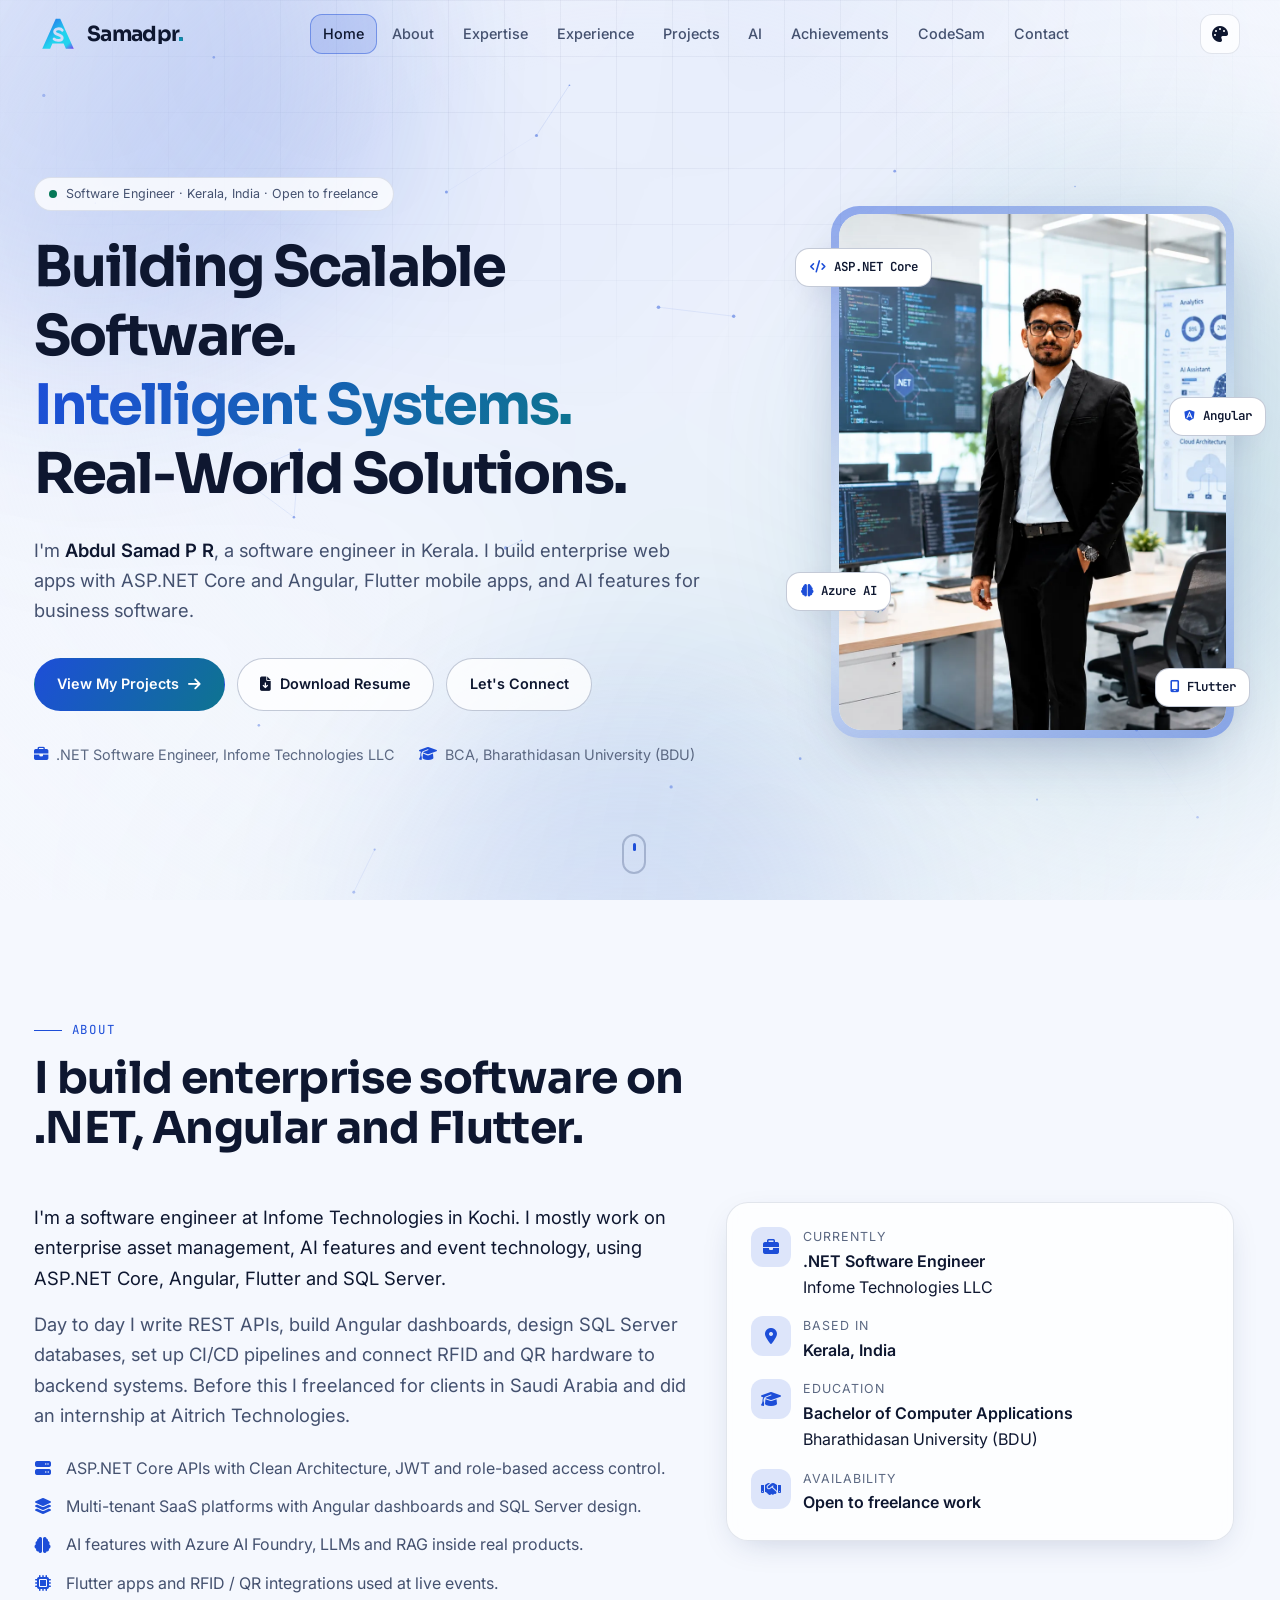
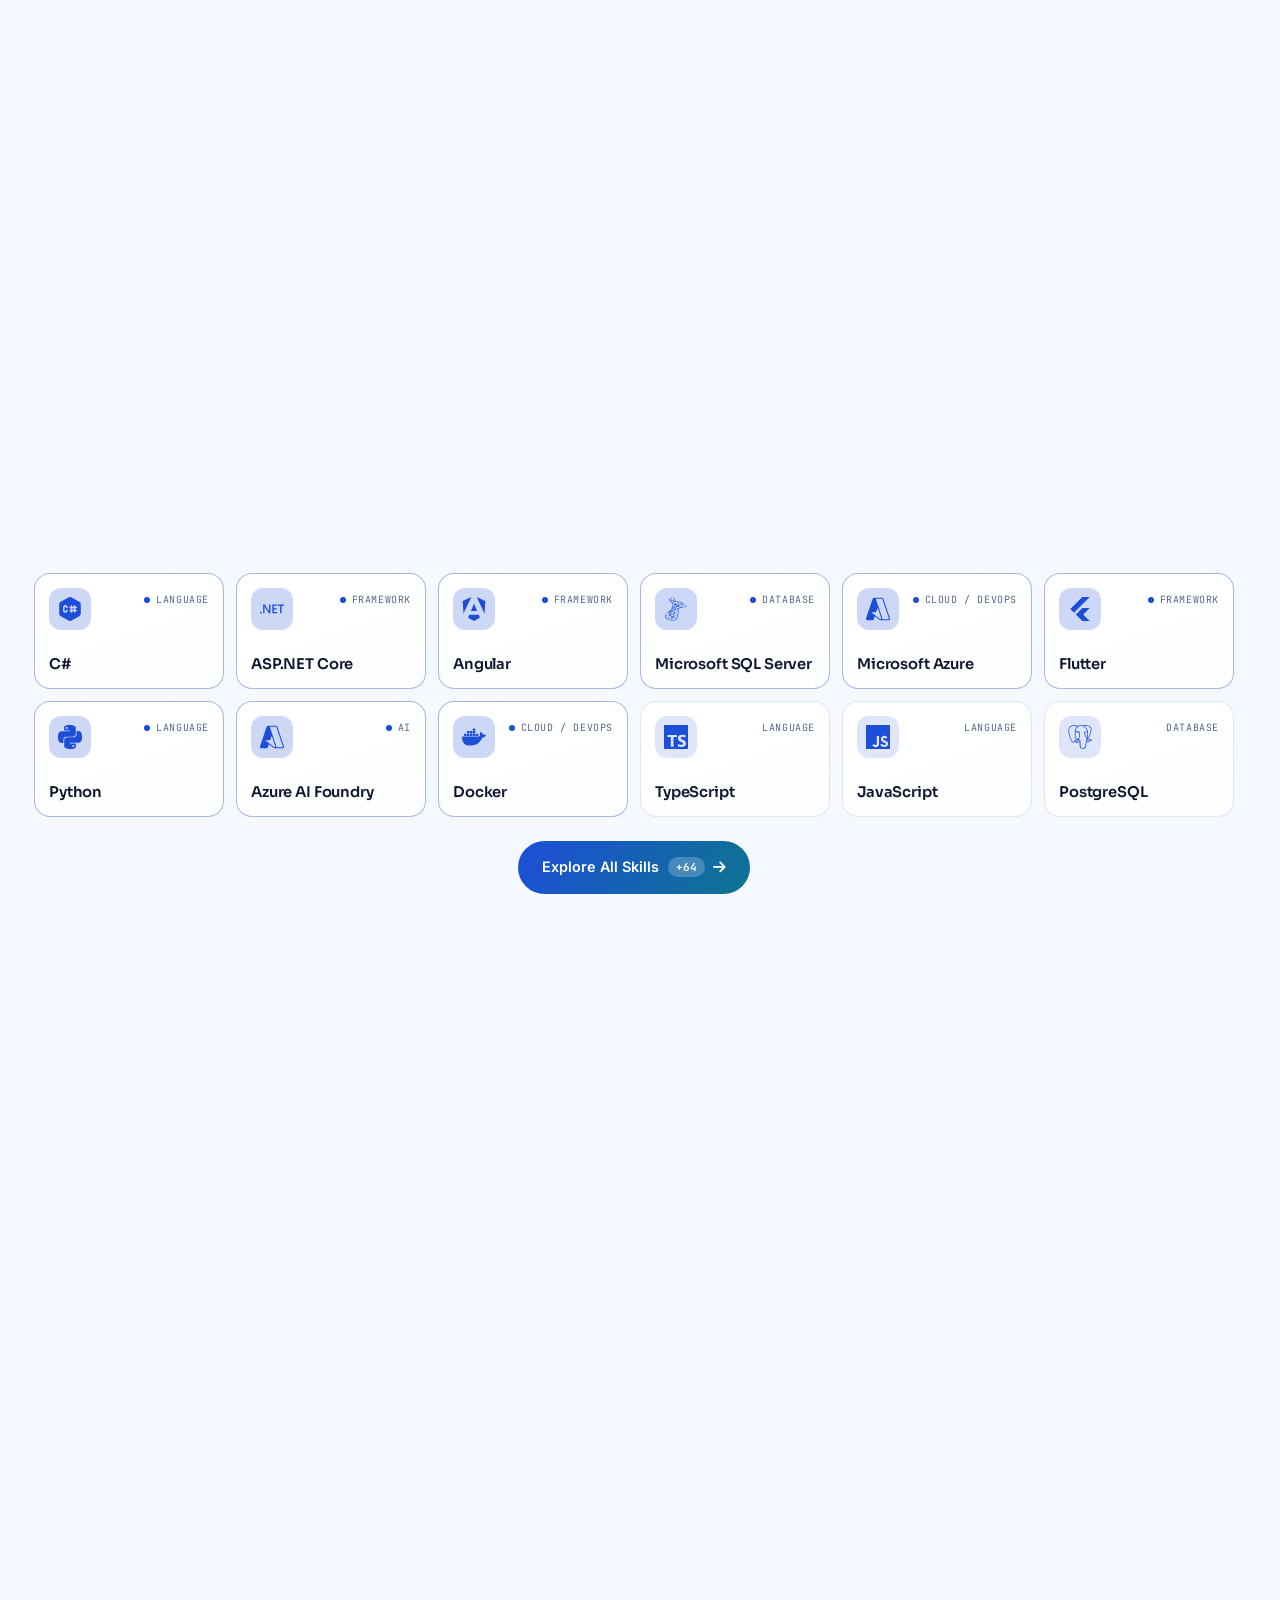
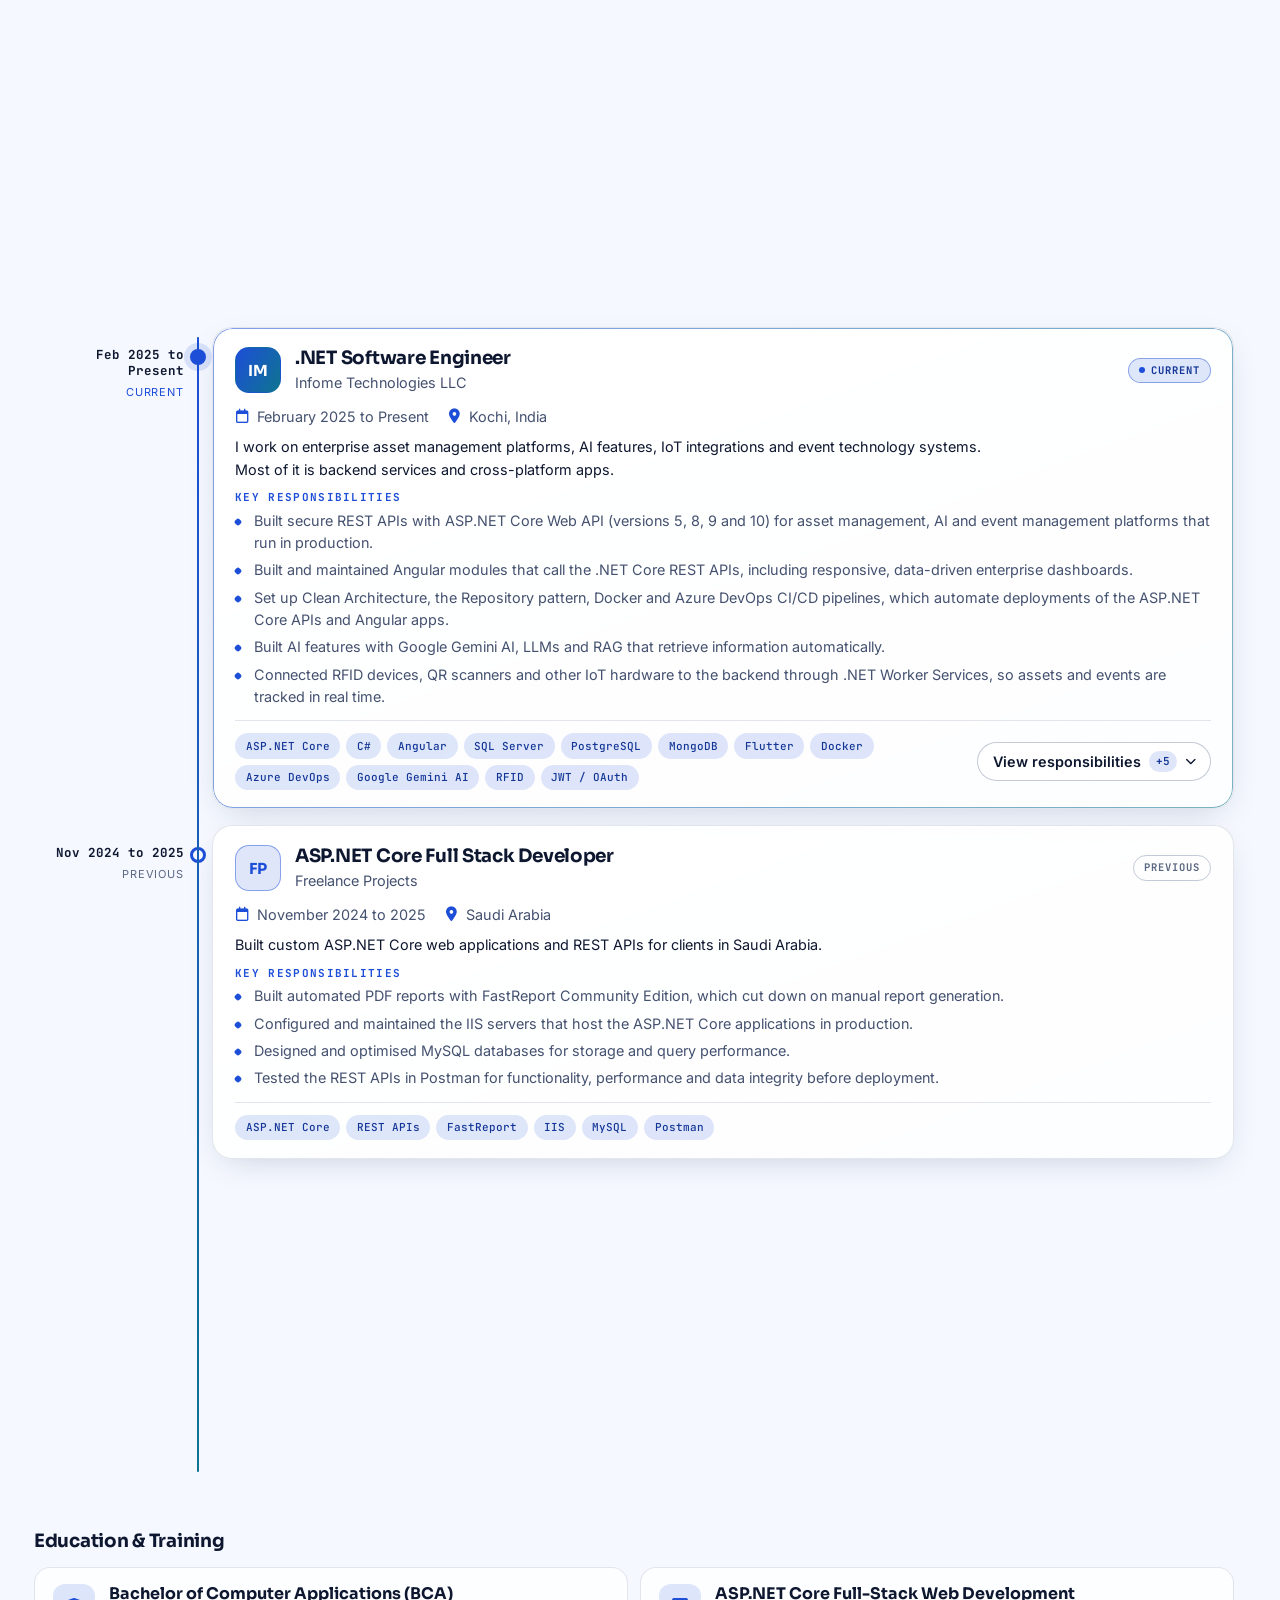
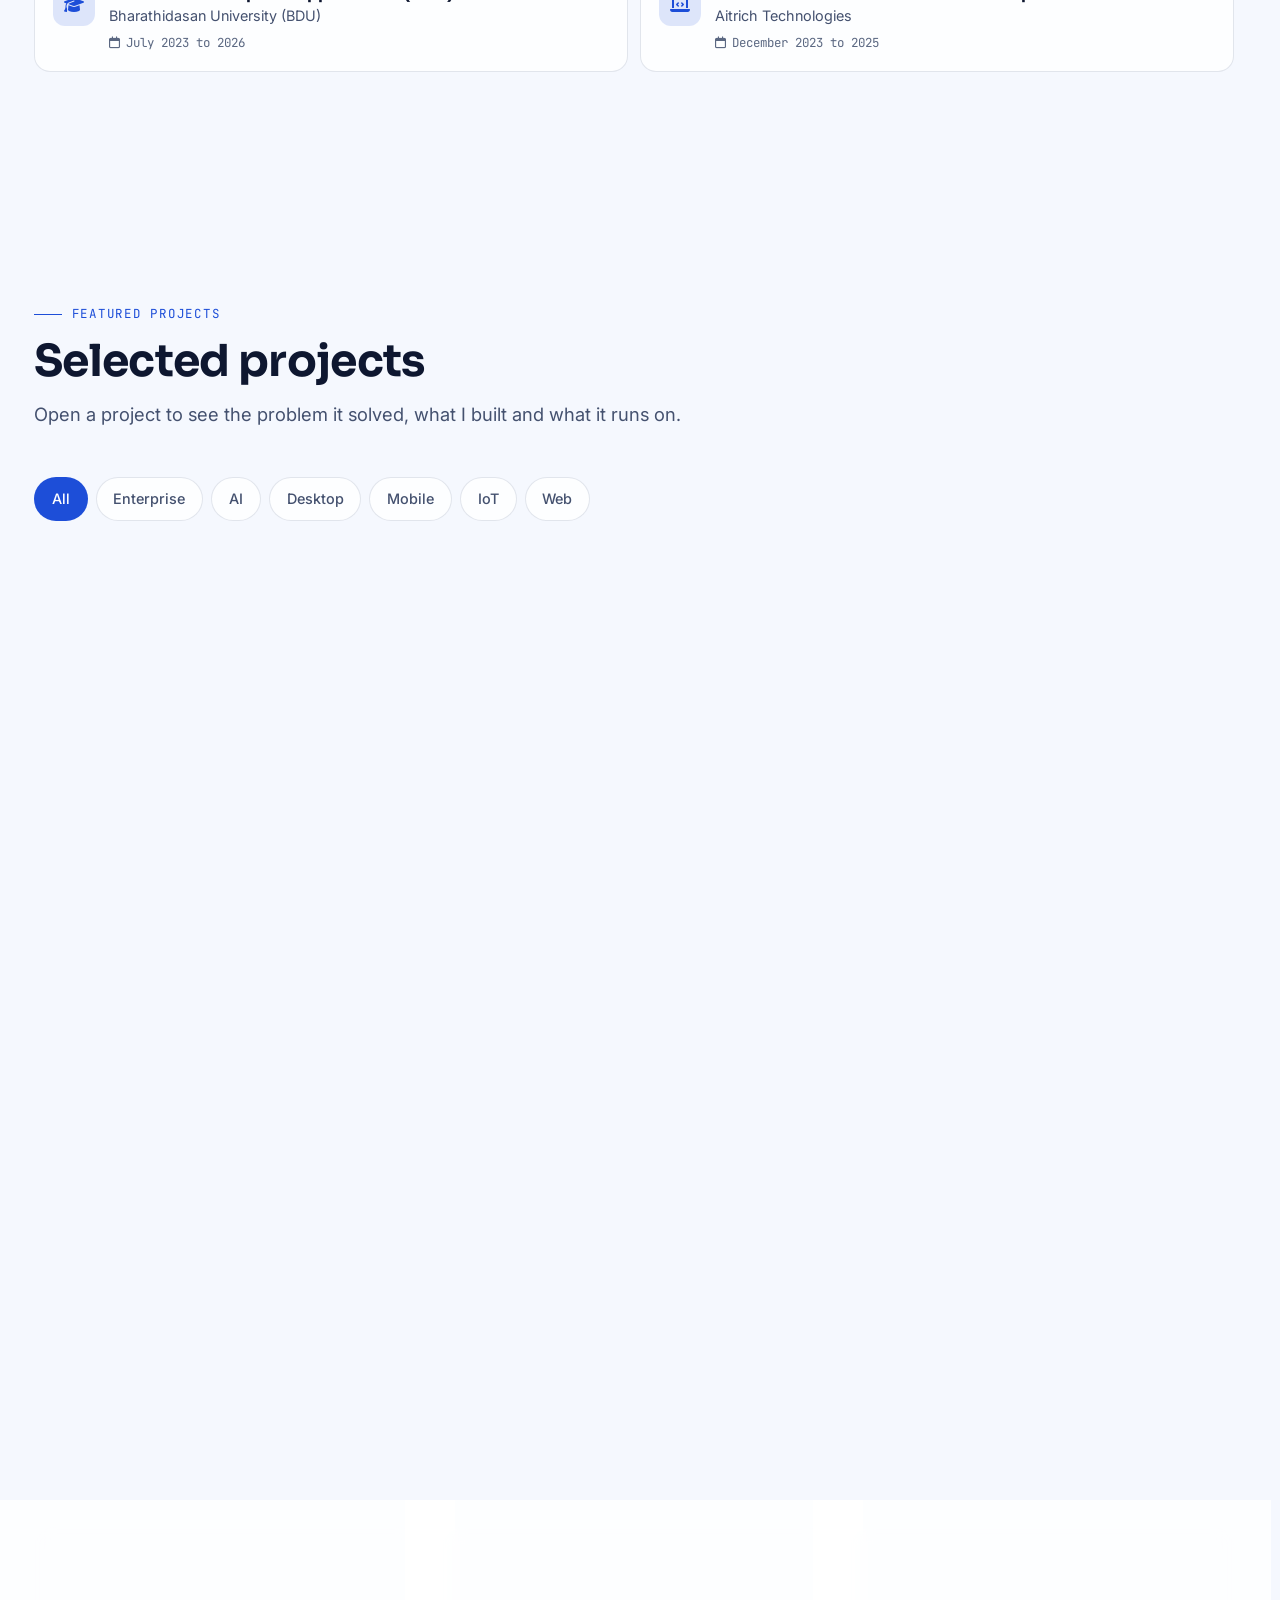
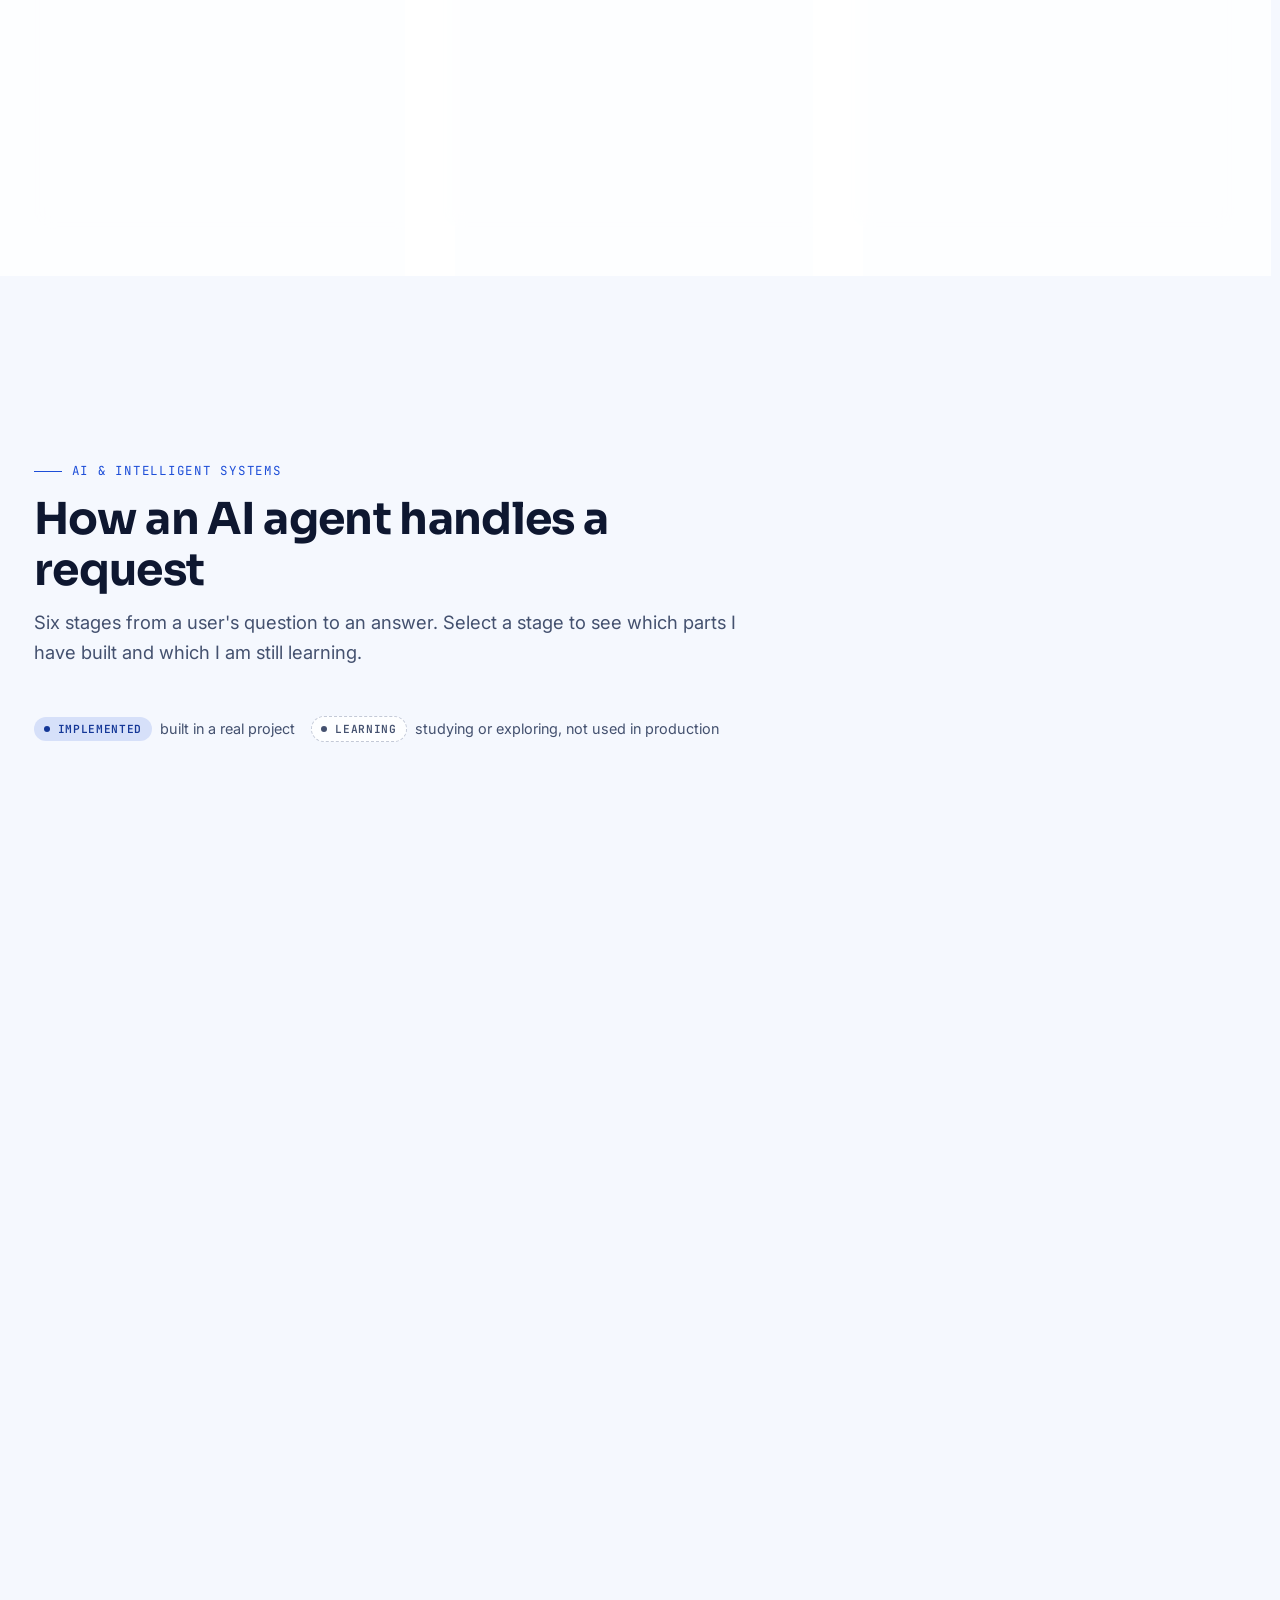
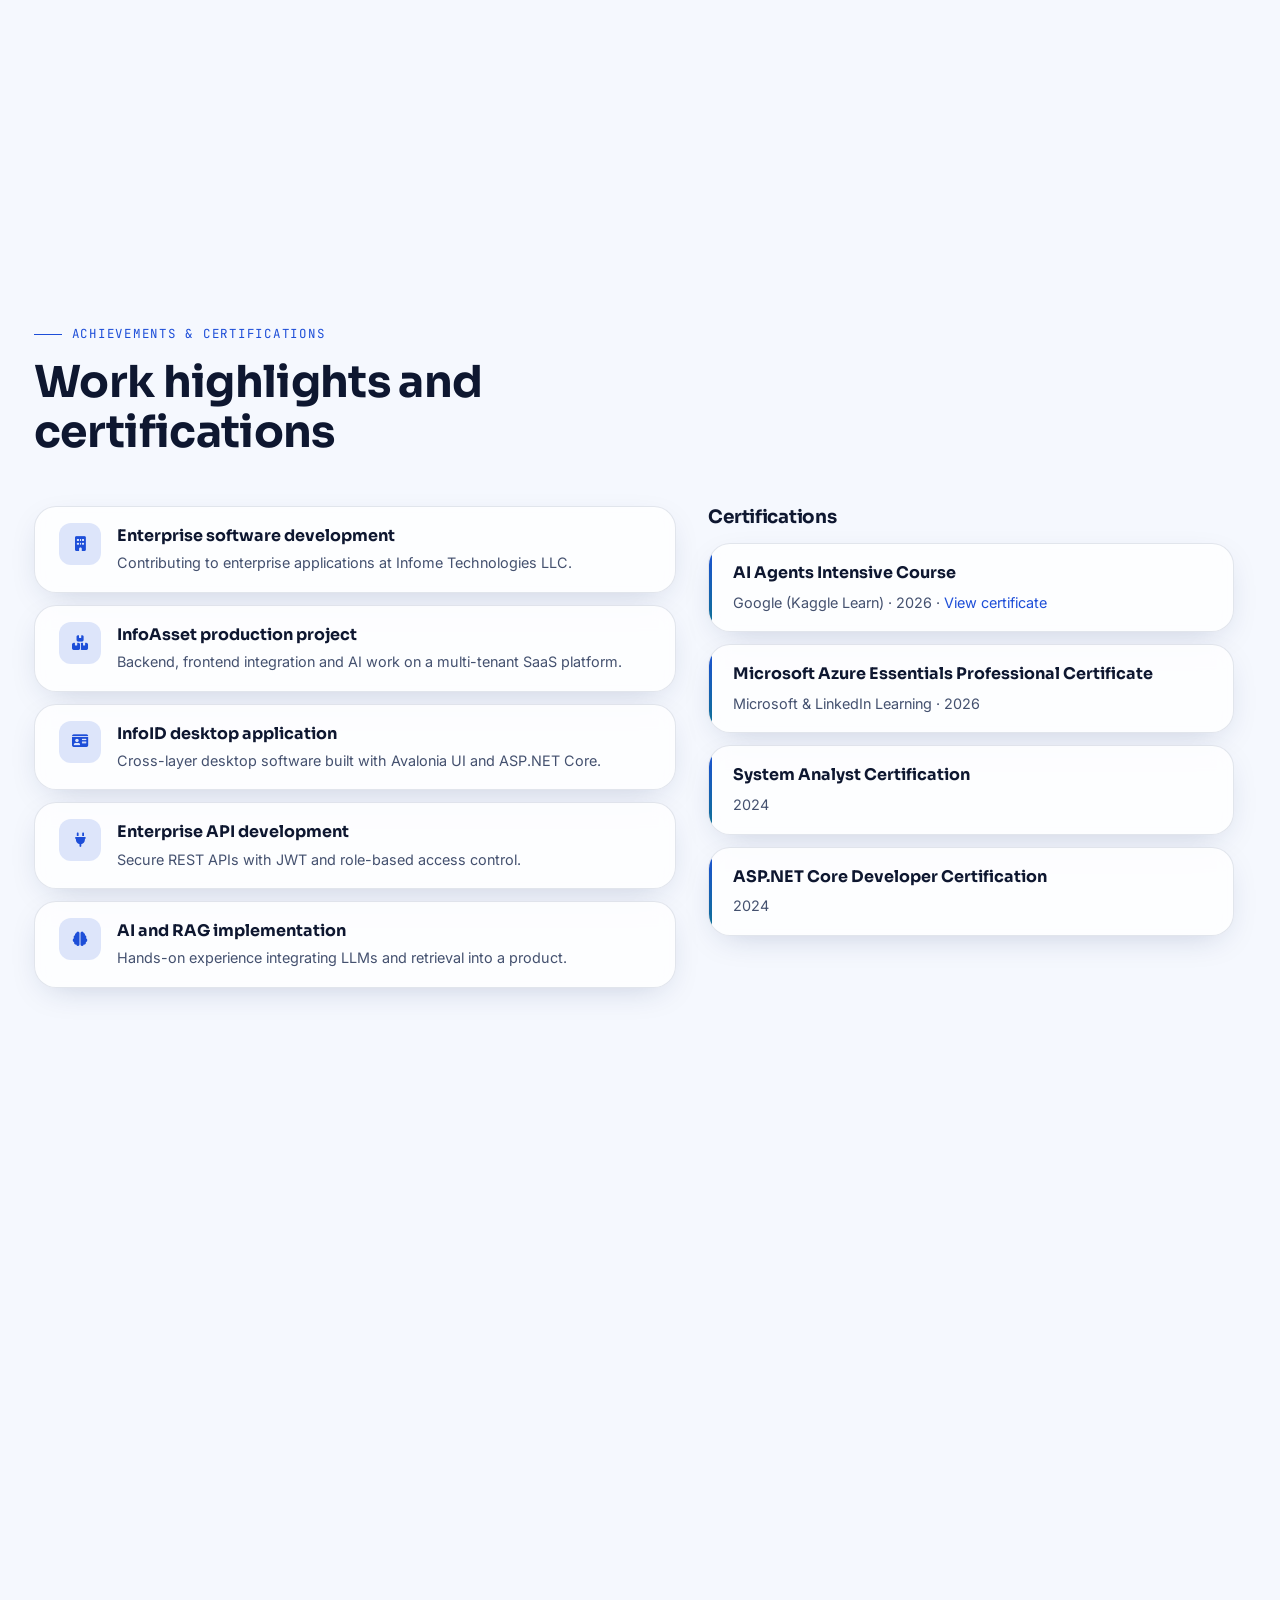
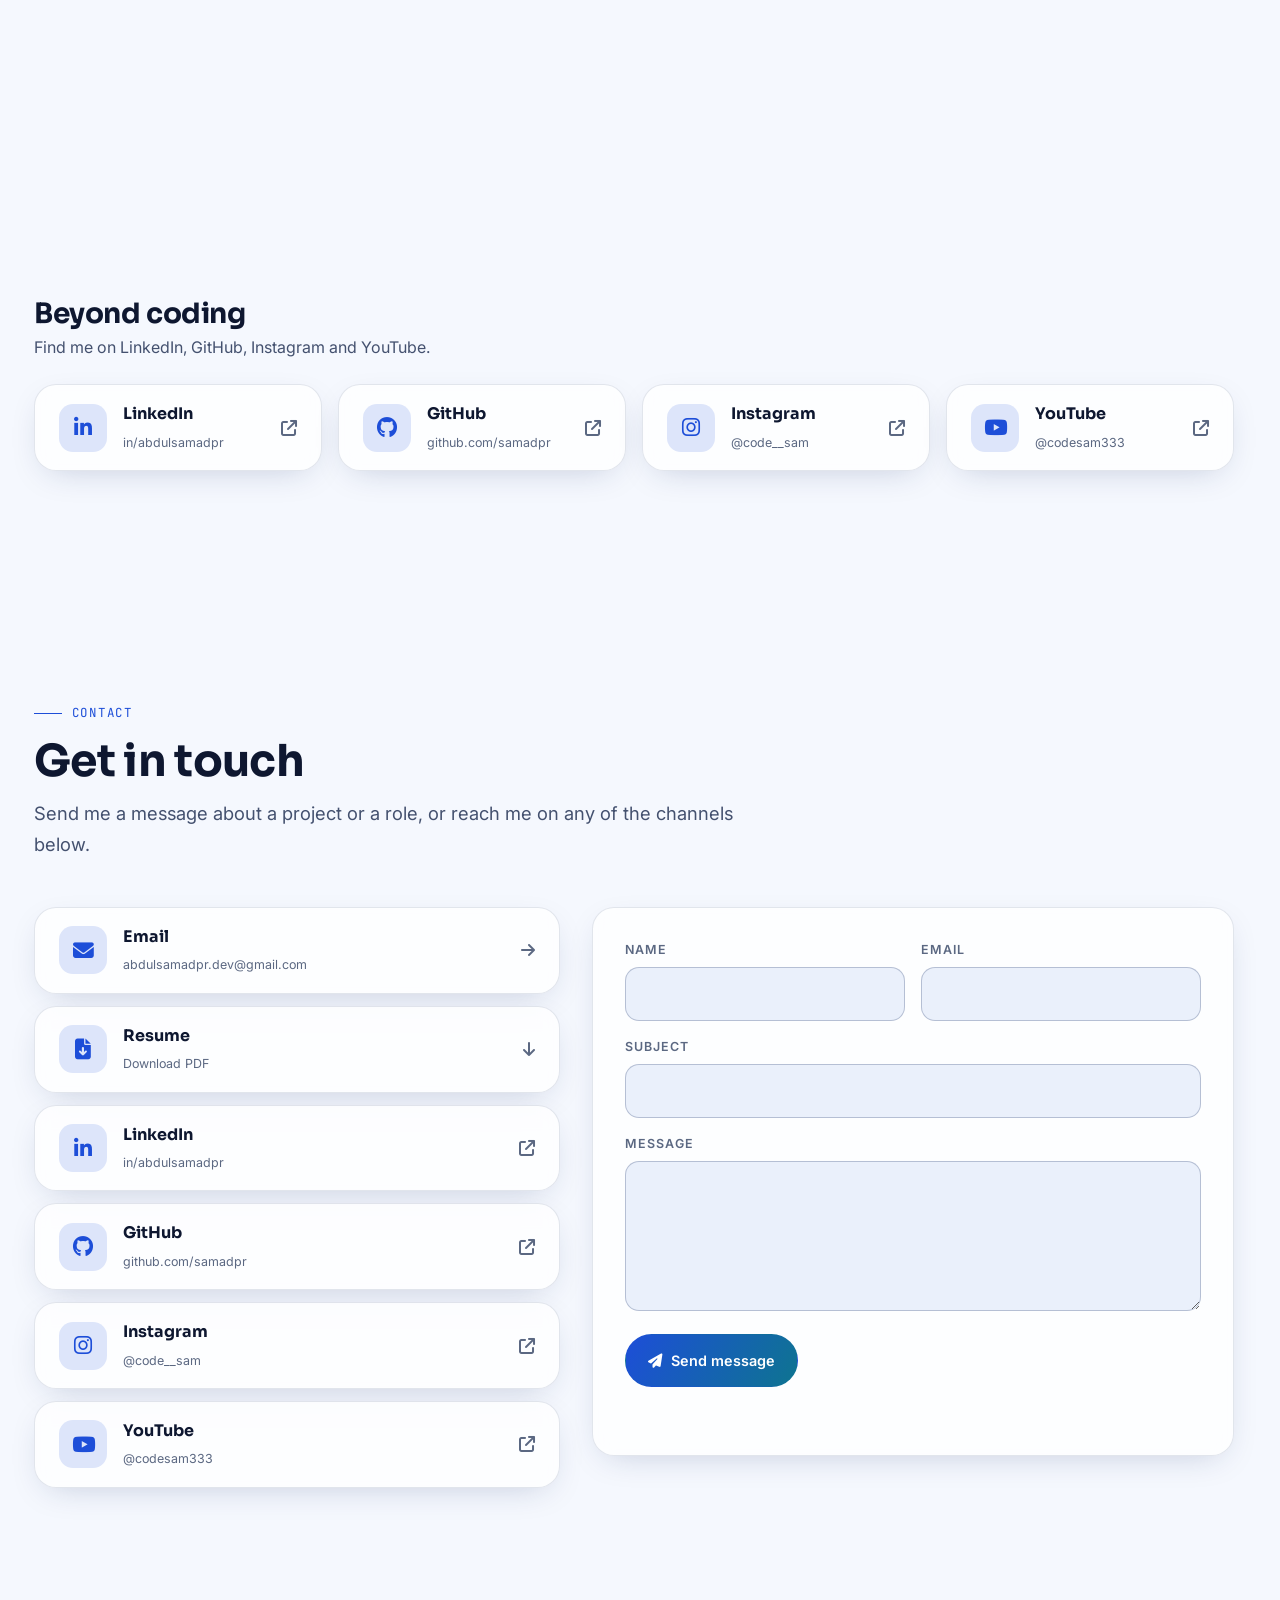
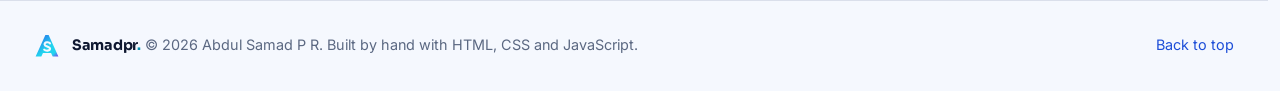
<file: index.html>
<!DOCTYPE html>
<html lang="en" class="js-off" data-theme="dark" data-accent="blue" data-mode="system">

<head>
    <meta charset="UTF-8">
    <meta name="viewport" content="width=device-width, initial-scale=1.0">
    <title>Samadpr | Software Engineer</title>

    <!-- Apply saved theme BEFORE first paint (prevents wrong-theme flash) -->
    <script>
        (function () {
            var r = document.documentElement;
            try {
                var m = localStorage.getItem('sp-mode') || 'system';
                var a = localStorage.getItem('sp-accent') || 'blue';
                var dark = m === 'dark' || (m === 'system' && window.matchMedia('(prefers-color-scheme: dark)').matches);
                r.dataset.mode = m; r.dataset.accent = a; r.dataset.theme = dark ? 'dark' : 'light';
            } catch (e) { /* storage blocked: keep defaults */ }
            r.classList.remove('js-off');
        })();
    </script>

    <meta name="description" content="Portfolio of Abdul Samad P R, a .NET software engineer in Kerala, India. I build enterprise apps with ASP.NET Core and Angular, mobile apps with Flutter, and AI features with Azure AI Foundry and RAG.">
    <meta name="keywords" content="Abdul Samad P R, Software Engineer, .NET Developer, ASP.NET Core, Angular, Flutter, Azure AI Foundry, RAG, SQL Server, Kerala, CodeSam">
    <meta name="author" content="Abdul Samad P R">
    <meta name="robots" content="index, follow, max-image-preview:large">
    <meta name="google-site-verification" content="xjdYmtGHZqi5SwQHXeO587AevrkRBufVSj9SsSH9vv4">
    <link rel="canonical" href="https://samadpr.github.io/abdulsamadpr.dev/">
    <meta name="theme-color" content="#070d1a" media="(prefers-color-scheme: dark)">
    <meta name="theme-color" content="#f5f8fe" media="(prefers-color-scheme: light)">

    <!-- Brand icons: SVG for modern browsers, ICO/PNG fallbacks, 180px Apple icon, web manifest -->
    <link rel="icon" href="favicon.svg" type="image/svg+xml" sizes="any">
    <link rel="icon" href="favicon.ico" sizes="48x48">
    <link rel="icon" type="image/png" sizes="16x16" href="favicon-16x16.png">
    <link rel="icon" type="image/png" sizes="32x32" href="favicon-32x32.png">
    <link rel="icon" type="image/png" sizes="48x48" href="favicon-48x48.png">
    <link rel="apple-touch-icon" sizes="180x180" href="apple-touch-icon.png">
    <link rel="manifest" href="site.webmanifest">
    <meta name="application-name" content="Samadpr">
    <meta name="apple-mobile-web-app-title" content="Samadpr">

    <meta property="og:type" content="website">
    <meta property="og:url" content="https://samadpr.github.io/abdulsamadpr.dev/">
    <meta property="og:title" content="Samadpr | Software Engineer">
    <meta property="og:description" content="Software engineer from Kerala building ASP.NET Core and Angular applications, Flutter apps and AI features.">
    <meta property="og:image" content="https://samadpr.github.io/abdulsamadpr.dev/images/og-image.png">
    <meta property="og:image:width" content="1200">
    <meta property="og:image:height" content="630">
    <meta property="og:image:alt" content="AS monogram next to the name Samadpr and the title Software Engineer">
    <meta property="og:site_name" content="Samadpr">
    <meta name="twitter:card" content="summary_large_image">
    <meta name="twitter:title" content="Samadpr | Software Engineer">
    <meta name="twitter:description" content="ASP.NET Core and Angular applications, Flutter apps and AI features.">
    <meta name="twitter:image" content="https://samadpr.github.io/abdulsamadpr.dev/images/og-image.png">
    <meta name="twitter:image:alt" content="AS monogram next to the name Samadpr and the title Software Engineer">

    <link rel="preconnect" href="https://fonts.googleapis.com">
    <link rel="preconnect" href="https://fonts.gstatic.com" crossorigin>
    <link href="https://fonts.googleapis.com/css2?family=Inter:wght@400;500;600&family=JetBrains+Mono:wght@500;700&family=Sora:wght@600;700&display=swap" rel="stylesheet">
    <link rel="preload" as="style" href="https://cdnjs.cloudflare.com/ajax/libs/font-awesome/6.5.1/css/all.min.css" onload="this.onload=null;this.rel='stylesheet'">
    <noscript><link rel="stylesheet" href="https://cdnjs.cloudflare.com/ajax/libs/font-awesome/6.5.1/css/all.min.css"></noscript>
    <link rel="stylesheet" href="css/tokens.css">
    <link rel="stylesheet" href="css/main.css">
    <link rel="stylesheet" href="css/appearance.css">
    <link rel="stylesheet" href="css/skills.css">
    <link rel="stylesheet" href="css/experience.css">
    <link rel="stylesheet" href="css/fx.css">
    <link rel="stylesheet" href="css/brand.css">
    <link rel="stylesheet" href="css/scroll.css">
    <link rel="stylesheet" href="css/cursor.css">

    <script type="application/ld+json">
    {
      "@context": "https://schema.org",
      "@type": "Person",
      "name": "Abdul Samad P R",
      "alternateName": "Samadpr",
      "url": "https://samadpr.github.io/abdulsamadpr.dev/",
      "image": "https://samadpr.github.io/abdulsamadpr.dev/images/profile-light.jpg",
      "jobTitle": "Software Engineer",
      "worksFor": { "@type": "Organization", "name": "Infome Technologies LLC" },
      "alumniOf": { "@type": "CollegeOrUniversity", "name": "Bharathidasan University" },
      "email": "mailto:abdulsamadpr.dev@gmail.com",
      "address": { "@type": "PostalAddress", "addressRegion": "Kerala", "addressCountry": "IN" },
      "knowsAbout": ["ASP.NET Core", "Angular", "Flutter", "SQL Server", "Azure AI Foundry", "Retrieval-Augmented Generation", "Multi-tenant SaaS", "RFID integration"],
      "sameAs": [
        "https://www.linkedin.com/in/abdulsamadpr/",
        "https://github.com/samadpr",
        "https://www.instagram.com/code__sam",
        "https://youtube.com/@codesam333"
      ]
    }
    </script>
</head>

<body>
    <a class="skip-link" href="#main">Skip to content</a>
    <div class="loader" id="loader" aria-hidden="true"><img class="loader-logo" src="images/brand/as-logo.svg" alt="" width="72" height="72"></div>
    <div class="progress-bar" id="progress" aria-hidden="true"></div>
    <div class="bg-fx" aria-hidden="true"><div class="mesh"></div><div class="blob b1"></div><div class="blob b2"></div><div class="blob b3"></div><canvas id="fx-canvas"></canvas></div>

    <!-- ============ NAVIGATION ============ -->
    <header class="nav" id="nav">
        <div class="container">
            <a class="brand" href="#home" aria-label="Samadpr, Software Engineer. Back to top">
                <img class="brand-mark" src="images/brand/as-logo.svg" alt="" width="36" height="36">
                <span class="brand-word" aria-hidden="true">Samadpr<b>.</b></span>
            </a>
            <nav class="nav-links" id="nav-links" aria-label="Primary">
                <a href="#home">Home</a>
                <a href="#about">About</a>
                <a href="#expertise">Expertise</a>
                <a href="#experience">Experience</a>
                <a href="#projects">Projects</a>
                <a href="#ai">AI</a>
                <a href="#achievements">Achievements</a>
                <a href="#codesam">CodeSam</a>
                <a href="#contact">Contact</a>
            </nav>
            <div class="nav-tools">
                <button class="icon-btn" id="theme-btn" aria-label="Appearance settings" aria-haspopup="dialog" aria-expanded="false" aria-controls="ap"><i class="fa-solid fa-palette"></i></button>
                <button class="icon-btn menu-toggle" id="menu-btn" aria-label="Open menu" aria-expanded="false" aria-controls="nav-links"><span class="bars"><i></i><i></i><i></i></span></button>
            </div>
        </div>
    </header>

    <main id="main">

        <!-- ============ HOME ============ -->
        <section class="hero" id="home">
            <div class="container">
                <div class="hero-copy">
                    <div class="badge-live fade-in" style="--d:0"><span class="dot"></span>Software Engineer · Kerala, India · Open to freelance</div>
                    <h1 aria-label="Building Scalable Software. Intelligent Systems. Real-World Solutions.">
                        <span class="line" aria-hidden="true"><span style="--l:0">Building Scalable</span></span>
                        <span class="line" aria-hidden="true"><span style="--l:1">Software.</span></span>
                        <span class="line" aria-hidden="true"><span style="--l:2"><em class="grad-text" style="font-style:normal">Intelligent Systems.</em></span></span>
                        <span class="line" aria-hidden="true"><span style="--l:3">Real&#8209;World Solutions.</span></span>
                    </h1>
                    <p class="hero-lead fade-in" style="--d:2">I'm <strong>Abdul Samad P R</strong>, a software engineer in Kerala. I build enterprise web apps with ASP.NET Core and Angular, Flutter mobile apps, and AI features for business software.</p>
                    <div class="hero-cta fade-in" style="--d:3">
                        <a class="btn btn-primary magnetic" href="#projects">View My Projects <i class="fa-solid fa-arrow-right"></i></a>
                        <a class="btn magnetic" href="doc/Abdul-Samad-PR-Resume.pdf" download><i class="fa-solid fa-file-arrow-down"></i>Download Resume</a>
                        <a class="btn magnetic" href="#contact">Let's Connect</a>
                    </div>
                    <div class="hero-meta fade-in" style="--d:4">
                        <span><i class="fa-solid fa-briefcase"></i>.NET Software Engineer, Infome Technologies LLC</span>
                        <span><i class="fa-solid fa-graduation-cap"></i>BCA, Bharathidasan University (BDU)</span>
                    </div>
                </div>
                <div class="hero-visual fade-in" style="--d:2" data-parallax="0.05">
                    <span class="float-chip fc1" style="--ci:0" data-parallax="0.11"><i class="fa-solid fa-code"></i>ASP.NET Core</span>
                    <span class="float-chip fc2" style="--ci:1" data-parallax="-0.04"><i class="fa-brands fa-angular"></i>Angular</span>
                    <span class="float-chip fc3" style="--ci:2" data-parallax="0.07"><i class="fa-solid fa-brain"></i>Azure AI</span>
                    <span class="float-chip fc4" style="--ci:3" data-parallax="-0.09"><i class="fa-solid fa-mobile-screen"></i>Flutter</span>
                    <div class="hero-frame" id="hero-frame">
                        <div class="photo">
                            <picture class="img-dark"><source srcset="images/profile-dark.webp" type="image/webp"><img src="images/profile-dark.jpg" alt="Abdul Samad P R in a modern engineering office with code, analytics and cloud architecture screens" width="900" height="1200" fetchpriority="high"></picture>
                            <picture class="img-light"><source srcset="images/profile-light.webp" type="image/webp"><img src="images/profile-light.jpg" alt="Abdul Samad P R in a bright engineering office with code, analytics and cloud architecture screens" width="900" height="1200" loading="lazy"></picture>
                        </div>
                    </div>
                </div>
            </div>
            <span class="scroll-hint" aria-hidden="true"></span>
        </section>

        <!-- ============ ABOUT ============ -->
        <section id="about">
            <div class="container">
                <div class="section-head reveal">
                    <span class="eyebrow">About</span>
                    <h2>I build enterprise software on .NET, Angular and Flutter.</h2>
                </div>
                <div class="about-grid">
                    <div class="about-copy reveal">
                        <p>I'm a software engineer at Infome Technologies in Kochi. I mostly work on enterprise asset management, AI features and event technology, using ASP.NET Core, Angular, Flutter and SQL Server.</p>
                        <p>Day to day I write REST APIs, build Angular dashboards, design SQL Server databases, set up CI/CD pipelines and connect RFID and QR hardware to backend systems. Before this I freelanced for clients in Saudi Arabia and did an internship at Aitrich Technologies.</p>
                        <ul class="focus-list">
                            <li><i class="fa-solid fa-server"></i><span>ASP.NET Core APIs with Clean Architecture, JWT and role-based access control.</span></li>
                            <li><i class="fa-solid fa-layer-group"></i><span>Multi-tenant SaaS platforms with Angular dashboards and SQL Server design.</span></li>
                            <li><i class="fa-solid fa-brain"></i><span>AI features with Azure AI Foundry, LLMs and RAG inside real products.</span></li>
                            <li><i class="fa-solid fa-microchip"></i><span>Flutter apps and RFID / QR integrations used at live events.</span></li>
                        </ul>
                    </div>
                    <aside class="facts glass reveal" style="--i:2" aria-label="Quick facts">
                        <div class="fact"><span class="ic"><i class="fa-solid fa-briefcase"></i></span><div><small>Currently</small><b>.NET Software Engineer</b><br>Infome Technologies LLC</div></div>
                        <div class="fact"><span class="ic"><i class="fa-solid fa-location-dot"></i></span><div><small>Based in</small><b>Kerala, India</b></div></div>
                        <div class="fact"><span class="ic"><i class="fa-solid fa-graduation-cap"></i></span><div><small>Education</small><b>Bachelor of Computer Applications</b><br>Bharathidasan University (BDU)</div></div>
                        <div class="fact"><span class="ic"><i class="fa-solid fa-handshake"></i></span><div><small>Availability</small><b>Open to freelance work</b></div></div>
                    </aside>
                </div>
            </div>
        </section>

        <!-- ============ EXPERTISE ============ -->
        <section id="expertise">
            <div class="container" id="skills-app">
                <div class="section-head reveal">
                    <span class="eyebrow">Technical Expertise</span>
                    <h2>The Toolkit Behind the Work</h2>
                    <p>The languages, frameworks, databases, cloud services and tools I work with, plus the methods I follow.</p>
                </div>

                <div class="sk-controls reveal">
                    <div class="sk-row">
                        <div class="sk-tools" id="sk-searchwrap">
                            <div class="sk-search">
                                <i class="fa-solid fa-magnifying-glass" aria-hidden="true"></i>
                                <label class="sr-only" for="sk-q">Search skills</label>
                                <input id="sk-q" type="search" placeholder="Search skills…" autocomplete="off" spellcheck="false" enterkeyhint="search">
                                <button class="sk-clear" id="sk-clear" type="button" aria-label="Clear search"><i class="fa-solid fa-xmark"></i></button>
                            </div>
                            <span class="sk-meta" id="sk-meta" role="status" aria-live="polite"></span>
                            <span class="sk-legend" title="Core stack"><i aria-hidden="true"></i>Core stack</span>
                        </div>
                        <div class="view-toggle" role="group" aria-label="Skills view">
                            <button type="button" data-view="grid" aria-pressed="true"><i class="fa-solid fa-table-cells-large"></i>Grid</button>
                            <button type="button" data-view="eco" aria-pressed="false"><i class="fa-solid fa-diagram-project"></i>Ecosystem</button>
                        </div>
                    </div>
                    <div class="cat-scroll" id="sk-tabswrap">
                        <div class="cat-tabs" id="cat-tabs" role="tablist" aria-label="Skill categories"><span class="cat-ind" id="cat-ind" aria-hidden="true"></span></div>
                    </div>
                </div>

                <div id="sk-panel" role="tabpanel">
                    <ul class="sk-grid" id="sk-grid"></ul>
                    <div class="sk-empty" id="sk-empty">
                        <div class="big"><i class="fa-solid fa-magnifying-glass"></i></div>
                        <h3>No matching skills</h3>
                        <p>Nothing matches "<span id="sk-empty-q"></span>". Try a keyword like Angular, Azure or RAG.</p>
                        <button class="btn" id="sk-reset" type="button">Clear filters</button>
                    </div>
                </div>
                <div class="sk-more" id="sk-more">
                    <button class="btn btn-primary" id="sk-more-btn" type="button" aria-expanded="false" aria-controls="sk-grid">
                        <span id="sk-more-label">Explore All Skills</span>
                        <span class="sk-more-count" id="sk-more-count"></span>
                        <i id="sk-more-icon" class="fa-solid fa-arrow-right" aria-hidden="true"></i>
                    </button>
                </div>
                <div class="eco" id="eco" aria-label="Technology ecosystem"></div>
                <noscript>
                    <p>Languages: C#, JavaScript, TypeScript, Dart, Python, HTML, CSS / SCSS, JSON. Frameworks: ASP.NET Core, ASP.NET MVC, Blazor, Angular, Flutter, Bootstrap, jQuery, Chart.js. Databases: Microsoft SQL Server, MySQL, PostgreSQL, SQLite, MongoDB. AI &amp; Intelligent Systems: Azure AI Foundry, Google Gemini AI, LLMs, AI Assistant Development, RAG, Prompt Engineering, Contextual AI Systems, Enterprise AI Integration, Conversational AI, AI Powered Search, Semantic Search, Vector-Based Knowledge Retrieval, AI Workflow Automation. Cloud &amp; DevOps: Microsoft Azure (App Services, Storage, Monitoring), CI/CD Pipelines, Azure DevOps, Azure Repos, GitHub Actions, Docker, Environment Configuration, Secret Management. Tools &amp; Platforms: Git, GitHub, GitLab, RabbitMQ, Firebase, Visual Studio, VS Code, Android Studio, Eclipse, Postman, Swagger, Trello, NPM, Google DevTools. Design &amp; Prototyping: Figma, Photoshop, draw.io diagrams. Concepts &amp; Methodologies: MVC Architecture, RESTful APIs, IoT &amp; Device Integration, SDLC, Agile, System Analysis, Database Design &amp; Normalization, Version Control. Soft skills: Problem Solving, Time Management, Debugging &amp; Troubleshooting, Team Collaboration, Leadership, Growth Mindset.</p>
                </noscript>

                <div class="caps">
                    <article class="cap reveal" style="--i:0" data-tilt><span class="num">01</span><span class="ic"><i class="fa-solid fa-shield-halved"></i></span><h3>Secure APIs</h3><p>JWT and OAuth authentication with role-based access control on the REST APIs.</p></article>
                    <article class="cap reveal" style="--i:1" data-tilt><span class="num">02</span><span class="ic"><i class="fa-solid fa-sitemap"></i></span><h3>Maintainable architecture</h3><p>Clean Architecture and the Repository pattern, kept modular.</p></article>
                    <article class="cap reveal" style="--i:2" data-tilt><span class="num">03</span><span class="ic"><i class="fa-solid fa-gauge-high"></i></span><h3>Production support</h3><p>Debugging, performance tuning and CI/CD deployments through Azure DevOps.</p></article>
                </div>
            </div>
        </section>

        <!-- ============ EXPERIENCE ============ -->
        <section id="experience">
            <div class="container">
                <div class="section-head reveal">
                    <span class="eyebrow">Experience</span>
                    <h2>Professional Experience</h2>
                    <p>Where I have worked, what I did there and the tools I used.</p>
                </div>

                <div class="xp-summary" aria-label="Experience at a glance">
                    <div class="xp-tile reveal" style="--i:0"><small>Current position</small><b>.NET Software Engineer</b><span>Infome Technologies LLC · Kochi, India</span></div>
                    <div class="xp-tile reveal" style="--i:1"><small>Experience</small><b>2+ years</b><span>Enterprise web, REST APIs, mobile and IoT solutions</span></div>
                    <div class="xp-tile reveal" style="--i:2"><small>Core engineering focus</small><b>ASP.NET Core · Angular · Flutter</b><span>SQL Server and Azure</span></div>
                    <div class="xp-tile reveal" style="--i:3"><small>Domains</small><b>Asset management · RFID · AI</b><span>AI powered enterprise assistants and large scale event technology</span></div>
                </div>

                <div class="xp-intro reveal">
                    <h3 class="xp-label">Professional summary</h3>
                    <p id="xp-intro-text">Full Stack .NET developer with more than two years of experience. I build enterprise web applications, REST APIs, mobile apps and IoT solutions with ASP.NET Core, Angular, Flutter, SQL Server and Azure.</p>
                </div>

                <ol class="xp-list" id="xp-list" aria-label="Career timeline, most recent first"></ol>

                <div class="xp-edu">
                    <h3 class="xp-edu-title reveal">Education &amp; Training</h3>
                    <ul class="xp-edu-list" id="xp-edu-list"></ul>
                </div>
                <noscript>
                    <p>.NET Software Engineer, Infome Technologies LLC, Kochi, India (February 2025 to Present). ASP.NET Core Full Stack Developer, Freelance Projects, Saudi Arabia (November 2024 to 2025). ASP.NET Core Full Stack Developer, Aitrich Technologies Pvt Ltd, Thrissur, India (December 2023 to 2025). Education: Bachelor of Computer Applications, Bharathidasan University (BDU) (July 2023 to 2026); ASP.NET Core Full-Stack Web Development, Aitrich Technologies (December 2023 to 2025).</p>
                </noscript>
            </div>
        </section>

        <!-- ============ PROJECTS ============ -->
        <section id="projects">
            <div class="container">
                <div class="section-head reveal">
                    <span class="eyebrow">Featured Projects</span>
                    <h2>Selected projects</h2>
                    <p>Open a project to see the problem it solved, what I built and what it runs on.</p>
                </div>
                <div class="filters reveal" role="group" aria-label="Filter projects">
                    <button class="tab active" data-filter="all">All</button>
                    <button class="tab" data-filter="enterprise">Enterprise</button>
                    <button class="tab" data-filter="ai">AI</button>
                    <button class="tab" data-filter="desktop">Desktop</button>
                    <button class="tab" data-filter="mobile">Mobile</button>
                    <button class="tab" data-filter="iot">IoT</button>
                    <button class="tab" data-filter="web">Web</button>
                </div>
                <div class="proj-grid" id="proj-grid">
                    <button data-tilt class="proj-card glass featured reveal" data-project="infoasset" data-cat="enterprise ai iot">
                        <span class="proj-top"><span class="proj-ic"><i class="fa-solid fa-boxes-stacked"></i></span><span class="proj-kind">Enterprise SaaS</span></span>
                        <h3>InfoAsset: Smart Asset Management System</h3>
                        <p>Multi-tenant platform for registering, tracking and maintaining organisational assets across companies, sites and branches, with an AI assistant and RFID/GPS integrations.</p>
                        <span class="chip-row"><span class="chip">ASP.NET Core</span><span class="chip">Angular</span><span class="chip">SQL Server</span><span class="chip">JWT · RBAC</span></span>
                        <span class="proj-more">Read case study <i class="fa-solid fa-arrow-right"></i></span>
                    </button>
                    <button data-tilt class="proj-card glass featured reveal" style="--i:1" data-project="infoid" data-cat="desktop enterprise">
                        <span class="proj-top"><span class="proj-ic"><i class="fa-solid fa-id-card"></i></span><span class="proj-kind">Desktop · Enterprise</span></span>
                        <h3>InfoID: ID Card Designing &amp; Printing</h3>
                        <p>Desktop software with a custom drag-and-drop card designer, multi-format printing and a layered .NET architecture. Built with Avalonia UI.</p>
                        <span class="chip-row"><span class="chip">C# · .NET</span><span class="chip">Avalonia UI</span><span class="chip">ASP.NET Core</span><span class="chip">SQLite</span></span>
                        <span class="proj-more">Read case study <i class="fa-solid fa-arrow-right"></i></span>
                    </button>
                    <button data-tilt class="proj-card glass reveal" data-project="assistant" data-cat="ai enterprise">
                        <span class="proj-top"><span class="proj-ic"><i class="fa-solid fa-robot"></i></span><span class="proj-kind">AI · Enterprise</span></span>
                        <h3>AI-Powered Enterprise Assistant</h3>
                        <p>Azure AI Foundry assistant using RAG and semantic search to answer questions from live organisational data, with role-aware permissions.</p>
                        <span class="chip-row"><span class="chip">Azure AI Foundry</span><span class="chip">RAG</span><span class="chip">LLMs</span></span>
                        <span class="proj-more">Read case study <i class="fa-solid fa-arrow-right"></i></span>
                    </button>
                    <button data-tilt class="proj-card glass reveal" style="--i:1" data-project="agents" data-cat="ai">
                        <span class="proj-top"><span class="proj-ic"><i class="fa-solid fa-diagram-project"></i></span><span class="proj-kind">AI · Exploration</span></span>
                        <h3>AI Agent Development</h3>
                        <p>How an AI agent reasons, picks tools and calls APIs or databases, and which parts I have built and which I am still learning.</p>
                        <span class="chip-row"><span class="chip">LLMs</span><span class="chip">Tool calling</span><span class="chip">Gemini</span></span>
                        <span class="proj-more">Read case study <i class="fa-solid fa-arrow-right"></i></span>
                    </button>
                    <button data-tilt class="proj-card glass reveal" style="--i:2" data-project="events" data-cat="mobile iot">
                        <span class="proj-top"><span class="proj-ic"><i class="fa-solid fa-qrcode"></i></span><span class="proj-kind">Mobile · Events</span></span>
                        <h3>Event Check-In &amp; QR Scanning App</h3>
                        <p>High-throughput Flutter app for attendee verification, used at Netflix events in Saudi Arabia.</p>
                        <span class="chip-row"><span class="chip">Flutter</span><span class="chip">REST APIs</span><span class="chip">QR</span></span>
                        <span class="proj-more">Read case study <i class="fa-solid fa-arrow-right"></i></span>
                    </button>
                    <button data-tilt class="proj-card glass reveal" data-project="fii" data-cat="mobile iot enterprise">
                        <span class="proj-top"><span class="proj-ic"><i class="fa-solid fa-id-badge"></i></span><span class="proj-kind">IoT · Events</span></span>
                        <h3>FII Guest Entry &amp; UHF RFID Monitoring</h3>
                        <p>Multi-zone entry and UHF RFID gate monitoring deployed at the FII conference in Riyadh.</p>
                        <span class="chip-row"><span class="chip">Flutter</span><span class="chip">UHF RFID</span><span class="chip">.NET MAUI Blazor</span></span>
                        <span class="proj-more">Read case study <i class="fa-solid fa-arrow-right"></i></span>
                    </button>
                    <button data-tilt class="proj-card glass reveal" style="--i:1" data-project="rfid" data-cat="iot enterprise">
                        <span class="proj-top"><span class="proj-ic"><i class="fa-solid fa-book"></i></span><span class="proj-kind">IoT · Library</span></span>
                        <h3>RFID Anti-Theft: InfoBookz Library</h3>
                        <p>Automated library theft prevention with real-time RFID checks and alarms.</p>
                        <span class="chip-row"><span class="chip">.NET Core</span><span class="chip">RFID</span><span class="chip">C#</span></span>
                        <span class="proj-more">Read case study <i class="fa-solid fa-arrow-right"></i></span>
                    </button>
                    <button data-tilt class="proj-card glass reveal" style="--i:2" data-project="invoice" data-cat="mobile">
                        <span class="proj-top"><span class="proj-ic"><i class="fa-solid fa-file-invoice"></i></span><span class="proj-kind">Mobile · POS</span></span>
                        <h3>Invoice Management &amp; PDF Generation</h3>
                        <p>Flutter app (InfoPos) that creates invoices with automatic VAT calculation and PDF export.</p>
                        <span class="chip-row"><span class="chip">Flutter</span><span class="chip">Dart</span><span class="chip">PDF</span></span>
                        <span class="proj-more">Read case study <i class="fa-solid fa-arrow-right"></i></span>
                    </button>
                    <button data-tilt class="proj-card glass reveal" data-project="saudi" data-cat="enterprise web">
                        <span class="proj-top"><span class="proj-ic"><i class="fa-solid fa-globe"></i></span><span class="proj-kind">Freelance</span></span>
                        <h3>Custom Web Apps: Saudi Arabia</h3>
                        <p>ASP.NET Core applications with PDF report generators and IIS-hosted deployments for Saudi clients.</p>
                        <span class="chip-row"><span class="chip">ASP.NET Core</span><span class="chip">MySQL</span><span class="chip">FastReport</span></span>
                        <span class="proj-more">Read case study <i class="fa-solid fa-arrow-right"></i></span>
                    </button>
                    <button data-tilt class="proj-card glass reveal" style="--i:1" data-project="jobportal" data-cat="enterprise web">
                        <span class="proj-top"><span class="proj-ic"><i class="fa-solid fa-briefcase"></i></span><span class="proj-kind">Internship</span></span>
                        <h3>Job Portal Application</h3>
                        <p>Full-stack job portal built through the full SDLC during my Aitrich internship.</p>
                        <span class="chip-row"><span class="chip">ASP.NET Core</span><span class="chip">Angular</span><span class="chip">SQL Server</span></span>
                        <span class="proj-more">Read case study <i class="fa-solid fa-arrow-right"></i></span>
                    </button>
                    <button data-tilt class="proj-card glass reveal" style="--i:2" data-project="astralution" data-cat="web">
                        <span class="proj-top"><span class="proj-ic"><i class="fa-solid fa-satellite-dish"></i></span><span class="proj-kind">Web · Freelance</span></span>
                        <h3>Astralution: AI Drone Technology Website</h3>
                        <p>Responsive corporate website for an AI-powered drone technology company.</p>
                        <span class="chip-row"><span class="chip">HTML</span><span class="chip">CSS</span><span class="chip">JavaScript</span></span>
                        <span class="proj-more">Read case study <i class="fa-solid fa-arrow-right"></i></span>
                    </button>
                </div>
            </div>
        </section>

        <!-- ============ AI & INTELLIGENT SYSTEMS ============ -->
        <section id="ai">
            <div class="container">
                <div class="section-head reveal">
                    <span class="eyebrow">AI &amp; Intelligent Systems</span>
                    <h2>How an AI agent handles a request</h2>
                    <p>Six stages from a user's question to an answer. Select a stage to see which parts I have built and which I am still learning.</p>
                </div>
                <div class="legend reveal">
                    <span><span class="status impl">Implemented</span> built in a real project</span>
                    <span><span class="status learn">Learning</span> studying or exploring, not used in production</span>
                </div>
                <div class="ai-wrap">
                    <div class="pipeline glass reveal" id="pipeline" role="group" aria-label="Agent pipeline">
                        <button class="pipe-step" data-step="0" aria-pressed="true"><span class="n">1</span><span><b>User Request</b><small>Natural language in</small></span></button>
                        <div class="pipe-link" aria-hidden="true"></div>
                        <button class="pipe-step" data-step="1" aria-pressed="false"><span class="n">2</span><span><b>AI Agent</b><small>LLM + context</small></span></button>
                        <div class="pipe-link" aria-hidden="true"></div>
                        <button class="pipe-step" data-step="2" aria-pressed="false"><span class="n">3</span><span><b>Reasoning &amp; Planning</b><small>Decide what to do</small></span></button>
                        <div class="pipe-link" aria-hidden="true"></div>
                        <button class="pipe-step" data-step="3" aria-pressed="false"><span class="n">4</span><span><b>Tool Selection</b><small>Pick the right function</small></span></button>
                        <div class="pipe-link" aria-hidden="true"></div>
                        <button class="pipe-step" data-step="4" aria-pressed="false"><span class="n">5</span><span><b>API / Database / Services</b><small>Execute against real data</small></span></button>
                        <div class="pipe-link" aria-hidden="true"></div>
                        <button class="pipe-step" data-step="5" aria-pressed="false"><span class="n">6</span><span><b>Result</b><small>Grounded answer or action</small></span></button>
                    </div>
                    <div class="ai-detail glass reveal" style="--i:2" id="ai-detail" aria-live="polite"></div>
                </div>
                <div class="ai-cards">
                    <div class="mini glass reveal"><i class="fa-solid fa-robot"></i><h3>Shipped: enterprise assistant</h3><p>An Azure AI Foundry assistant with RAG, session history and permission-aware answers, integrated into InfoAsset.</p><button class="btn" data-project="assistant" style="margin-top:1rem">Read case study <i class="fa-solid fa-arrow-right"></i></button></div>
                    <div class="mini glass reveal" style="--i:1"><i class="fa-solid fa-graduation-cap"></i><h3>Learning: AI agents</h3><p>Completed Google's AI Agents Intensive course on Kaggle Learn: agent architectures, Gemini-based agents, tool integration and multi-agent systems.</p><a class="btn" href="https://www.kaggle.com/certification/badges/abdulsamadpr/105" target="_blank" rel="noopener" style="margin-top:1rem">View certificate <i class="fa-solid fa-arrow-up-right-from-square"></i></a></div>
                </div>
            </div>
        </section>

        <!-- ============ ACHIEVEMENTS & CERTIFICATIONS ============ -->
        <section id="achievements">
            <div class="container">
                <div class="section-head reveal">
                    <span class="eyebrow">Achievements &amp; Certifications</span>
                    <h2>Work highlights and certifications</h2>
                </div>
                <div class="ach-grid">
                    <div class="ach-list">
                        <div class="ach glass reveal"><span class="ic"><i class="fa-solid fa-building"></i></span><div><b>Enterprise software development</b><span>Contributing to enterprise applications at Infome Technologies LLC.</span></div></div>
                        <div class="ach glass reveal" style="--i:1"><span class="ic"><i class="fa-solid fa-boxes-stacked"></i></span><div><b>InfoAsset production project</b><span>Backend, frontend integration and AI work on a multi-tenant SaaS platform.</span></div></div>
                        <div class="ach glass reveal" style="--i:2"><span class="ic"><i class="fa-solid fa-id-card"></i></span><div><b>InfoID desktop application</b><span>Cross-layer desktop software built with Avalonia UI and ASP.NET Core.</span></div></div>
                        <div class="ach glass reveal" style="--i:3"><span class="ic"><i class="fa-solid fa-plug"></i></span><div><b>Enterprise API development</b><span>Secure REST APIs with JWT and role-based access control.</span></div></div>
                        <div class="ach glass reveal" style="--i:4"><span class="ic"><i class="fa-solid fa-brain"></i></span><div><b>AI and RAG implementation</b><span>Hands-on experience integrating LLMs and retrieval into a product.</span></div></div>
                        <div class="ach glass reveal" style="--i:5"><span class="ic"><i class="fa-solid fa-video"></i></span><div><b>Technical content through CodeSam</b><span>Tutorials and explainers on YouTube and Instagram.</span></div></div>
                        <div class="ach glass reveal" style="--i:6"><span class="ic"><i class="fa-brands fa-github"></i></span><div><b>GitHub projects</b><span>Open work and experiments at github.com/samadpr.</span></div></div>
                    </div>
                    <div class="cert-col">
                        <h3 class="reveal">Certifications</h3>
                        <div class="cert-list">
                            <div class="cert glass reveal"><b>AI Agents Intensive Course</b><span>Google (Kaggle Learn) · 2026 · <a href="https://www.kaggle.com/certification/badges/abdulsamadpr/105" target="_blank" rel="noopener">View certificate</a></span></div>
                            <div class="cert glass reveal" style="--i:1"><b>Microsoft Azure Essentials Professional Certificate</b><span>Microsoft &amp; LinkedIn Learning · 2026</span></div>
                            <div class="cert glass reveal" style="--i:2"><b>System Analyst Certification</b><span>2024</span></div>
                            <div class="cert glass reveal" style="--i:3"><b>ASP.NET Core Developer Certification</b><span>2024</span></div>
                        </div>
                    </div>
                </div>
            </div>
        </section>

        <!-- ============ CODESAM ============ -->
        <section id="codesam">
            <div class="container">
                <div class="section-head reveal">
                    <span class="eyebrow">CodeSam: content and media</span>
                    <h2>Tutorials and explainers</h2>
                </div>
                <div class="cs-hero glass reveal">
                    <div>
                        <h3>Code<span class="grad-text">Sam</span></h3>
                        <p>CodeSam is where I post programming tutorials, .NET and Angular content, software engineering concepts, AI topics, developer tips and educational posters on YouTube and Instagram.</p>
                        <div class="hero-cta" style="margin:0">
                            <a class="btn btn-primary magnetic" href="https://youtube.com/@codesam333" target="_blank" rel="noopener"><i class="fa-brands fa-youtube"></i>Watch on YouTube</a>
                            <a class="btn magnetic" href="https://www.instagram.com/code__sam" target="_blank" rel="noopener"><i class="fa-brands fa-instagram"></i>Follow on Instagram</a>
                        </div>
                    </div>
                    <div class="topic-grid">
                        <div class="topic"><i class="fa-solid fa-circle-play"></i>Programming tutorials</div>
                        <div class="topic"><i class="fa-solid fa-code"></i>.NET &amp; Angular</div>
                        <div class="topic"><i class="fa-solid fa-sitemap"></i>Engineering concepts</div>
                        <div class="topic"><i class="fa-solid fa-microchip"></i>AI &amp; emerging tech</div>
                        <div class="topic"><i class="fa-solid fa-lightbulb"></i>Developer tips</div>
                        <div class="topic"><i class="fa-solid fa-image"></i>Educational posters</div>
                    </div>
                </div>

                <div class="beyond-title reveal">
                    <h3>Beyond coding</h3>
                    <p>Find me on LinkedIn, GitHub, Instagram and YouTube.</p>
                </div>
                <div class="social-grid">
                    <a class="social glass reveal" href="https://www.linkedin.com/in/abdulsamadpr/" target="_blank" rel="noopener"><span class="ic"><i class="fa-brands fa-linkedin-in"></i></span><div><b>LinkedIn</b><small>in/abdulsamadpr</small></div><i class="fa-solid fa-arrow-up-right-from-square go"></i></a>
                    <a class="social glass reveal" style="--i:1" href="https://github.com/samadpr" target="_blank" rel="noopener"><span class="ic"><i class="fa-brands fa-github"></i></span><div><b>GitHub</b><small>github.com/samadpr</small></div><i class="fa-solid fa-arrow-up-right-from-square go"></i></a>
                    <a class="social glass reveal" style="--i:2" href="https://www.instagram.com/code__sam" target="_blank" rel="noopener"><span class="ic"><i class="fa-brands fa-instagram"></i></span><div><b>Instagram</b><small>@code__sam</small></div><i class="fa-solid fa-arrow-up-right-from-square go"></i></a>
                    <a class="social glass reveal" style="--i:3" href="https://youtube.com/@codesam333" target="_blank" rel="noopener"><span class="ic"><i class="fa-brands fa-youtube"></i></span><div><b>YouTube</b><small>@codesam333</small></div><i class="fa-solid fa-arrow-up-right-from-square go"></i></a>
                </div>
            </div>
        </section>

        <!-- ============ CONTACT ============ -->
        <section id="contact">
            <div class="container">
                <div class="section-head reveal">
                    <span class="eyebrow">Contact</span>
                    <h2>Get in touch</h2>
                    <p>Send me a message about a project or a role, or reach me on any of the channels below.</p>
                </div>
                <div class="contact-grid">
                    <div class="contact-cards">
                        <a class="social glass reveal" href="mailto:abdulsamadpr.dev@gmail.com"><span class="ic"><i class="fa-solid fa-envelope"></i></span><div><b>Email</b><small>abdulsamadpr.dev@gmail.com</small></div><i class="fa-solid fa-arrow-right go"></i></a>
                        <a class="social glass reveal" style="--i:1" href="doc/Abdul-Samad-PR-Resume.pdf" download><span class="ic"><i class="fa-solid fa-file-arrow-down"></i></span><div><b>Resume</b><small>Download PDF</small></div><i class="fa-solid fa-arrow-down go"></i></a>
                        <a class="social glass reveal" style="--i:2" href="https://www.linkedin.com/in/abdulsamadpr/" target="_blank" rel="noopener"><span class="ic"><i class="fa-brands fa-linkedin-in"></i></span><div><b>LinkedIn</b><small>in/abdulsamadpr</small></div><i class="fa-solid fa-arrow-up-right-from-square go"></i></a>
                        <a class="social glass reveal" style="--i:3" href="https://github.com/samadpr" target="_blank" rel="noopener"><span class="ic"><i class="fa-brands fa-github"></i></span><div><b>GitHub</b><small>github.com/samadpr</small></div><i class="fa-solid fa-arrow-up-right-from-square go"></i></a>
                        <a class="social glass reveal" style="--i:4" href="https://www.instagram.com/code__sam" target="_blank" rel="noopener"><span class="ic"><i class="fa-brands fa-instagram"></i></span><div><b>Instagram</b><small>@code__sam</small></div><i class="fa-solid fa-arrow-up-right-from-square go"></i></a>
                        <a class="social glass reveal" style="--i:5" href="https://youtube.com/@codesam333" target="_blank" rel="noopener"><span class="ic"><i class="fa-brands fa-youtube"></i></span><div><b>YouTube</b><small>@codesam333</small></div><i class="fa-solid fa-arrow-up-right-from-square go"></i></a>
                    </div>
                    <form class="contact-form glass reveal" id="contact-form" novalidate>
                        <div class="row">
                            <div class="field"><label for="f-name">Name</label><input id="f-name" name="name" type="text" autocomplete="name" required></div>
                            <div class="field"><label for="f-email">Email</label><input id="f-email" name="email" type="email" autocomplete="email" required></div>
                        </div>
                        <div class="field"><label for="f-subject">Subject</label><input id="f-subject" name="subject" type="text" required></div>
                        <div class="field"><label for="f-msg">Message</label><textarea id="f-msg" name="message" required></textarea></div>
                        <input class="hp" type="text" name="website" tabindex="-1" autocomplete="off" aria-hidden="true">
                        <button class="btn btn-primary magnetic" type="submit" id="f-btn" style="justify-self:start"><i class="fa-solid fa-paper-plane"></i>Send message</button>
                        <p class="form-status" id="f-status" role="status" aria-live="polite"></p>
                    </form>
                </div>
            </div>
        </section>
    </main>

    <footer>
        <div class="container">
            <span class="foot-brand"><img src="images/brand/as-logo.svg" alt="" width="26" height="26" loading="lazy"><span><b>Samadpr<i>.</i></b> © <span id="year">2026</span> Abdul Samad P R. Built by hand with HTML, CSS and JavaScript.</span></span>
            <span><a href="#home">Back to top</a></span>
        </div>
    </footer>

    <button class="icon-btn to-top" id="to-top" aria-label="Back to top"><i class="fa-solid fa-arrow-up"></i></button>

    <!-- Appearance panel (kept outside <header>: its backdrop-filter would trap position:fixed) -->
    <div class="ap-backdrop" id="ap-backdrop" aria-hidden="true"></div>
    <div class="ap" id="ap" role="dialog" aria-labelledby="ap-title">
        <div class="ap-head">
            <div><h2 id="ap-title">Appearance</h2><p>Mode and accent colour</p></div>
            <button class="icon-btn ap-close" id="ap-close" type="button" aria-label="Close appearance settings"><i class="fa-solid fa-xmark"></i></button>
        </div>
        <div class="ap-section">
            <div class="ap-label"><span id="ap-mode-label">Mode</span><output id="ap-mode-out" for="ap-mode-label"></output></div>
            <div class="seg" role="radiogroup" aria-labelledby="ap-mode-label">
                <span class="seg-ind" aria-hidden="true"></span>
                <button type="button" role="radio" data-mode="light" aria-checked="false"><i class="fa-solid fa-sun"></i>Light</button>
                <button type="button" role="radio" data-mode="dark" aria-checked="false"><i class="fa-solid fa-moon"></i>Dark</button>
                <button type="button" role="radio" data-mode="system" aria-checked="false"><i class="fa-solid fa-desktop"></i>System</button>
            </div>
        </div>
        <div class="ap-section">
            <div class="ap-label"><span id="ap-acc-label">Accent colour</span><output id="ap-acc-out" for="ap-acc-label"></output></div>
            <div class="acc-grid" role="radiogroup" aria-labelledby="ap-acc-label">
                <button type="button" role="radio" class="acc-card" data-accent="blue" aria-checked="false" aria-label="Electric Blue" style="--d1:#5b9bff;--d2:#22d3ee;--l1:#1d4ed8;--l2:#0e7490"><span class="acc-prev"></span><span class="acc-name">Electric Blue</span><span class="acc-check"><i class="fa-solid fa-check"></i></span></button>
                <button type="button" role="radio" class="acc-card" data-accent="teal" aria-checked="false" aria-label="Teal" style="--d1:#2dd4bf;--d2:#60a5fa;--l1:#0f766e;--l2:#1d4ed8"><span class="acc-prev"></span><span class="acc-name">Teal</span><span class="acc-check"><i class="fa-solid fa-check"></i></span></button>
                <button type="button" role="radio" class="acc-card" data-accent="violet" aria-checked="false" aria-label="Violet" style="--d1:#a78bfa;--d2:#f0abfc;--l1:#6d28d9;--l2:#a21caf"><span class="acc-prev"></span><span class="acc-name">Violet</span><span class="acc-check"><i class="fa-solid fa-check"></i></span></button>
                <button type="button" role="radio" class="acc-card" data-accent="emerald" aria-checked="false" aria-label="Emerald" style="--d1:#34d399;--d2:#a3e635;--l1:#047857;--l2:#4d7c0f"><span class="acc-prev"></span><span class="acc-name">Emerald</span><span class="acc-check"><i class="fa-solid fa-check"></i></span></button>
                <button type="button" role="radio" class="acc-card" data-accent="orange" aria-checked="false" aria-label="Sunset" style="--d1:#fb923c;--d2:#fbbf24;--l1:#c2410c;--l2:#b45309"><span class="acc-prev"></span><span class="acc-name">Sunset</span><span class="acc-check"><i class="fa-solid fa-check"></i></span></button>
                <button type="button" role="radio" class="acc-card" data-accent="rose" aria-checked="false" aria-label="Rose" style="--d1:#fb7185;--d2:#c084fc;--l1:#be123c;--l2:#7e22ce"><span class="acc-prev"></span><span class="acc-name">Rose</span><span class="acc-check"><i class="fa-solid fa-check"></i></span></button>
            </div>
        </div>
        <p class="ap-hint"><i class="fa-solid fa-eye"></i>Hover a colour to preview it live</p>
    </div>

    <!-- Project case-study dialog -->
    <dialog class="pd" id="pd" aria-labelledby="pd-title">
        <div class="pd-head">
            <div>
                <div class="chip-row" id="pd-tags"></div>
                <h3 id="pd-title"></h3>
                <p class="sub" id="pd-sub"></p>
            </div>
            <button class="icon-btn" id="pd-close" aria-label="Close project details"><i class="fa-solid fa-xmark"></i></button>
        </div>
        <div class="pd-body" id="pd-body"></div>
    </dialog>

    <script src="js/data.js" defer></script>
    <script src="js/theme.js" defer></script>
    <script src="js/skills.js" defer></script>
    <script src="js/experience.js" defer></script>
    <script src="js/main.js" defer></script>
    <script src="js/fx.js" defer></script>
    <script src="js/cursor.js" defer></script>
</body>

</html>
</file>
<file: css/tokens.css>
/* ==========================================================================
   DESIGN TOKENS
   Mode   : html[data-theme="dark|light"]   (resolved; data-mode keeps user's choice incl. "system")
   Accent : html[data-accent="blue|teal|violet|emerald|orange|rose"]
   Every component reads only the semantic tokens at the bottom of each block.
   ========================================================================== */

:root {
  /* ---- type ---- */
  --font-display: "Sora", "Inter", system-ui, sans-serif;
  --font-body: "Inter", system-ui, -apple-system, "Segoe UI", sans-serif;
  --font-mono: "JetBrains Mono", ui-monospace, "Cascadia Code", Consolas, monospace;

  --fs-xs: 0.78rem;
  --fs-sm: 0.9rem;
  --fs-md: 1rem;
  --fs-lg: 1.15rem;
  --fs-xl: clamp(1.35rem, 1.1rem + 1vw, 1.75rem);
  --fs-2xl: clamp(1.9rem, 1.4rem + 2vw, 2.75rem);
  --fs-hero: clamp(2rem, 1rem + 3.4vw, 3.5rem);

  /* ---- spacing (4px base) ---- */
  --sp-1: 0.25rem;
  --sp-2: 0.5rem;
  --sp-3: 0.75rem;
  --sp-4: 1rem;
  --sp-5: 1.5rem;
  --sp-6: 2rem;
  --sp-7: 3rem;
  --sp-8: 4.5rem;
  --sp-9: clamp(4rem, 3rem + 5vw, 7.5rem);

  /* ---- shape / motion ---- */
  --r-sm: 8px;
  --r-md: 14px;
  --r-lg: 22px;
  --r-pill: 999px;
  --ease: cubic-bezier(0.22, 1, 0.36, 1);
  --t-fast: 160ms;
  --t-med: 320ms;
  --t-slow: 700ms;

  --container: 1200px;
  --nav-h: 68px;
}

/* ---- accent palettes: one dark-tuned and one light-tuned value each (all >= 4.5:1 on their surfaces) ---- */
html[data-accent="blue"]    { --acc-d: #5b9bff; --acc2-d: #22d3ee; --acc-l: #1d4ed8; --acc2-l: #0e7490; }
html[data-accent="teal"]    { --acc-d: #2dd4bf; --acc2-d: #60a5fa; --acc-l: #0f766e; --acc2-l: #1d4ed8; }
html[data-accent="violet"]  { --acc-d: #a78bfa; --acc2-d: #f0abfc; --acc-l: #6d28d9; --acc2-l: #a21caf; }
html[data-accent="emerald"] { --acc-d: #34d399; --acc2-d: #a3e635; --acc-l: #047857; --acc2-l: #4d7c0f; }
html[data-accent="orange"]  { --acc-d: #fb923c; --acc2-d: #fbbf24; --acc-l: #c2410c; --acc2-l: #b45309; }
html[data-accent="rose"]    { --acc-d: #fb7185; --acc2-d: #c084fc; --acc-l: #be123c; --acc2-l: #7e22ce; }

/* ---- DARK ---- */
html[data-theme="dark"] {
  color-scheme: dark;
  --bg: #070d1a;
  --bg-2: #0b1324;
  --surface: rgba(18, 28, 50, 0.62);
  --surface-solid: #101a31;
  --surface-hover: rgba(26, 40, 70, 0.78);
  --border: rgba(148, 170, 220, 0.16);
  --border-strong: rgba(148, 170, 220, 0.3);
  --text: #e8eefc;
  --text-muted: #a3b1cf;
  --text-faint: #7d8cab;
  --accent: var(--acc-d);
  --accent-text: var(--acc-d);
  --accent-2: var(--acc2-d);
  --on-accent: #06101f;
  --shadow: 0 10px 40px -12px rgba(0, 0, 0, 0.6);
  --shadow-lg: 0 24px 70px -20px rgba(0, 0, 0, 0.75);
  --grid-line: rgba(148, 170, 220, 0.06);
  --blob-opacity: 0.32;
  --nav-bg: rgba(7, 13, 26, 0.88);
  --brand-a: #4F8BFF;
  --brand-b: #22D3EE;
  --ok: #34d399;
  --danger: #fb7185;
  --scrim: rgba(4, 8, 18, 0.66);
}

/* ---- LIGHT ---- */
html[data-theme="light"] {
  color-scheme: light;
  --bg: #f5f8fe;
  --bg-2: #eaf0fb;
  --surface: rgba(255, 255, 255, 0.78);
  --surface-solid: #ffffff;
  --surface-hover: rgba(255, 255, 255, 0.98);
  --border: rgba(30, 50, 100, 0.12);
  --border-strong: rgba(30, 50, 100, 0.26);
  --text: #0e1730;
  --text-muted: #44516f;
  --text-faint: #5b6882;
  --accent: var(--acc-l);
  --accent-text: color-mix(in srgb, var(--acc-l) 70%, #000);
  --accent-2: var(--acc2-l);
  --on-accent: #ffffff;
  --shadow: 0 10px 34px -14px rgba(25, 45, 100, 0.25);
  --shadow-lg: 0 24px 60px -22px rgba(25, 45, 100, 0.35);
  --grid-line: rgba(30, 50, 100, 0.05);
  --blob-opacity: 0.2;
  --nav-bg: rgba(245, 248, 254, 0.9);
  --brand-a: #2563EB;
  --brand-b: #0891B2;
  --ok: #047857;
  --danger: #be123c;
  --scrim: rgba(14, 23, 48, 0.45);
}

/* derived (work in both modes) */
:root {
  --accent-soft: color-mix(in srgb, var(--accent) 14%, transparent);
  --accent-line: color-mix(in srgb, var(--accent) 45%, transparent);
  --gradient: linear-gradient(120deg, var(--accent), var(--accent-2));
  --ok-glow: color-mix(in srgb, var(--ok) 55%, transparent);
  --glow: 0 14px 40px -14px var(--accent-line);
}
</file>
<file: css/main.css>
/* ==========================================================================
   BASE
   ========================================================================== */
*, *::before, *::after { box-sizing: border-box; }
html { scroll-behavior: smooth; scroll-padding-top: calc(var(--nav-h) + 12px); -webkit-text-size-adjust: 100%; }
body {
  margin: 0; background: var(--bg); color: var(--text);
  font-family: var(--font-body); font-size: var(--fs-md); line-height: 1.65;
  -webkit-font-smoothing: antialiased; overflow-x: hidden;
}
img, svg { max-width: 100%; display: block; }
a { color: var(--accent); text-decoration: none; }
a:hover { text-decoration: underline; text-underline-offset: 3px; }
h1, h2, h3, h4 { font-family: var(--font-display); line-height: 1.15; margin: 0; letter-spacing: -0.015em; }
p { margin: 0 0 var(--sp-4); }
ul, ol { margin: 0; padding: 0; list-style: none; }
button { font: inherit; color: inherit; cursor: pointer; }
:focus-visible { outline: 2px solid var(--accent); outline-offset: 3px; border-radius: 6px; }
::selection { background: var(--accent); color: var(--on-accent); }

.container { width: min(100% - 2rem, var(--container)); margin-inline: auto; }
.sr-only { position: absolute; width: 1px; height: 1px; overflow: hidden; clip: rect(0 0 0 0); white-space: nowrap; }
.skip-link { position: fixed; left: 1rem; top: -4rem; z-index: 200; background: var(--accent); color: var(--on-accent); padding: .6rem 1rem; border-radius: var(--r-sm); transition: top var(--t-fast); }
.skip-link:focus { top: 1rem; text-decoration: none; }

/* theme switch transition (class added briefly by JS) */
html.theme-anim *, html.theme-anim *::before, html.theme-anim *::after {
  transition: background-color .35s ease, color .35s ease, border-color .35s ease, box-shadow .35s ease, fill .35s ease !important;
}

/* ambient background */
.bg-fx { position: fixed; inset: 0; z-index: -1; overflow: hidden; pointer-events: none; }
.bg-fx::before { /* faint engineering grid */
  content: ""; position: absolute; inset: 0;
  background-image: linear-gradient(var(--grid-line) 1px, transparent 1px), linear-gradient(90deg, var(--grid-line) 1px, transparent 1px);
  background-size: 56px 56px;
  mask-image: radial-gradient(ellipse 80% 60% at 50% 0%, #000 30%, transparent 75%);
}
.blob { position: absolute; width: 46vmax; height: 46vmax; border-radius: 50%; filter: blur(90px); opacity: var(--blob-opacity); background: var(--accent); animation: drift 26s ease-in-out infinite alternate; }
.blob.b2 { background: var(--accent-2); right: -14vmax; top: 20vh; animation-duration: 32s; animation-delay: -8s; }
.blob.b1 { left: -16vmax; top: -18vmax; }
@keyframes drift { to { transform: translate3d(5vmax, 6vmax, 0) scale(1.12); } }

/* cursor glow (desktop pointers only; created by JS) */

/* scroll progress */
/* top scroll-progress line: styled in scroll.css */
.progress-bar { position: fixed; left: 0; top: 0; width: 100%; z-index: 120; }

/* ==========================================================================
   NAVIGATION
   ========================================================================== */
/* Header: transparent at the top. After scrolling it becomes a floating glass capsule that fades and settles in
   (opacity + transform only, so nothing reflows). The capsule is ::before, so its blur never becomes the containing
   block of the fixed mobile menu. The bar itself keeps its height, so every scroll offset stays valid. */
.nav { position: fixed; inset: 0 0 auto 0; z-index: 100; height: var(--nav-h); display: flex; align-items: center; }
.nav::before { content: ""; position: absolute; z-index: -1; top: 8px; bottom: 8px; left: max(8px, calc(50% - 620px)); right: max(8px, calc(50% - 620px));
  border-radius: 20px; background: var(--nav-bg); border: 1px solid var(--border-strong);
  box-shadow: var(--shadow), inset 0 1px 0 rgb(255 255 255 / .06); backdrop-filter: blur(18px) saturate(1.5); -webkit-backdrop-filter: blur(18px) saturate(1.5);
  opacity: 0; transform: translateY(-8px) scale(.985); transition: opacity var(--t-med) ease, transform .5s var(--ease); }
.nav.scrolled::before, .nav.menu-open::before { opacity: 1; transform: none; }
.nav .container { display: flex; align-items: center; justify-content: space-between; gap: var(--sp-4); }
.nav-links { position: relative; display: flex; align-items: center; gap: .2rem; }
.nav-links a { position: relative; z-index: 1; color: var(--text-muted); font-size: var(--fs-sm); font-weight: 500; padding: .5rem .8rem; border-radius: 12px; transition: color var(--t-fast); }
.nav-links a:hover { color: var(--text); text-decoration: none; }
.nav-links a.active { color: var(--text); }
/* one highlight pill that slides behind the active link, positioned by JS (desktop only) */
.nav-ind { position: absolute; z-index: 0; left: 0; top: 0; bottom: 0; width: 0; border-radius: 12px; background: var(--accent-soft); box-shadow: inset 0 0 0 1px var(--accent-line); opacity: 0;
  transition: transform .45s var(--ease), width .45s var(--ease), opacity .3s; pointer-events: none; }
.nav-ind.on { opacity: 1; }
.nav-tools { display: flex; align-items: center; gap: .5rem; }
.icon-btn { width: 40px; height: 40px; display: grid; place-items: center; border-radius: 12px; background: var(--surface); border: 1px solid var(--border); color: var(--text); transition: transform var(--t-fast), border-color var(--t-fast), background var(--t-fast); }
.icon-btn:hover { border-color: var(--accent-line); background: var(--surface-hover); transform: translateY(-1px); }
.menu-toggle { display: none; }
.menu-toggle .bars { width: 18px; height: 12px; position: relative; }
.menu-toggle .bars i { position: absolute; left: 0; width: 100%; height: 2px; background: currentColor; border-radius: 2px; transition: transform var(--t-med) var(--ease), opacity var(--t-fast), top var(--t-med) var(--ease); }
.menu-toggle .bars i:nth-child(1) { top: 0; } .menu-toggle .bars i:nth-child(2) { top: 5px; } .menu-toggle .bars i:nth-child(3) { top: 10px; }
.menu-toggle[aria-expanded="true"] .bars i:nth-child(1) { top: 5px; transform: rotate(45deg); }
.menu-toggle[aria-expanded="true"] .bars i:nth-child(2) { opacity: 0; }
.menu-toggle[aria-expanded="true"] .bars i:nth-child(3) { top: 5px; transform: rotate(-45deg); }


@media (max-width: 1100px) {
  .menu-toggle { display: grid; }
  .nav-links { position: fixed; inset: calc(var(--nav-h) - 2px) 8px auto 8px; flex-direction: column; align-items: stretch; gap: 0; padding: .4rem 1rem .8rem;
    background: var(--surface-solid); border: 1px solid var(--border-strong); border-radius: 20px; box-shadow: var(--shadow-lg);
    transform: translateY(-12px); opacity: 0; visibility: hidden; transition: transform var(--t-med) var(--ease), opacity var(--t-fast), visibility var(--t-med); }
  .nav-links.open { transform: none; opacity: 1; visibility: visible; }
  .nav-links a { padding: .85rem .5rem; font-size: var(--fs-md); border-bottom: 1px solid var(--border); border-radius: 0; }
  .nav-links a:last-of-type { border-bottom: 0; }
  .nav-ind { display: none; }
  .nav-links a.active { color: var(--accent); }
}

/* ==========================================================================
   BUTTONS / CHIPS
   ========================================================================== */
.btn { --bx: 0px; --by: 0px; display: inline-flex; align-items: center; gap: .55rem; padding: .85rem 1.4rem; border-radius: var(--r-pill); font-weight: 600; font-size: var(--fs-sm);
  border: 1px solid var(--border-strong); background: var(--surface); color: var(--text); transform: translate(var(--bx), var(--by));
  transition: transform .25s var(--ease), background var(--t-fast), border-color var(--t-fast), box-shadow var(--t-med); }
.btn:hover { text-decoration: none; border-color: var(--accent-line); box-shadow: var(--shadow); }
.btn:active { transform: translate(var(--bx), var(--by)) scale(.97); }
.btn i { transition: transform var(--t-med) var(--ease); }
.btn:hover i.fa-arrow-right, .btn:hover i.fa-arrow-down { transform: translateX(3px); }
.btn-primary { background: var(--gradient); color: var(--on-accent); border-color: transparent; }
.btn-primary:hover { box-shadow: 0 12px 32px -10px var(--accent-line); border-color: transparent; }
.chip { display: inline-flex; align-items: center; gap: .4rem; padding: .28rem .7rem; font-size: var(--fs-xs); font-weight: 500; border-radius: var(--r-pill); background: var(--accent-soft); color: var(--accent-text); border: 1px solid transparent; font-family: var(--font-mono); }
.chip.neutral { background: var(--surface); color: var(--text-muted); border-color: var(--border); }
.chip-row { display: flex; flex-wrap: wrap; gap: .4rem; }
.chip-row .chip { transition: transform var(--t-fast), border-color var(--t-fast); }
.chip-row .chip:hover { transform: translateY(-2px); border-color: var(--accent-line); }

/* ==========================================================================
   SECTIONS
   ========================================================================== */
section { padding-block: var(--sp-9); position: relative; }
.eyebrow { display: inline-flex; align-items: center; gap: .6rem; font-family: var(--font-mono); font-size: var(--fs-xs); letter-spacing: .14em; text-transform: uppercase; color: var(--accent); margin-bottom: var(--sp-3); }
.eyebrow::before { content: ""; width: 28px; height: 1px; background: var(--accent); }
.section-head { max-width: 720px; margin-bottom: var(--sp-7); }
.section-head h2 { font-size: var(--fs-2xl); margin-bottom: var(--sp-3); }
.section-head p { color: var(--text-muted); font-size: var(--fs-lg); margin: 0; }
.glass { background: var(--surface); border: 1px solid var(--border); border-radius: var(--r-lg); backdrop-filter: blur(10px); -webkit-backdrop-filter: blur(10px); box-shadow: var(--shadow); }
.grad-text { background: var(--gradient); -webkit-background-clip: text; background-clip: text; color: transparent; }

/* reveal on scroll */
.reveal { opacity: 0; }
.reveal.in { animation: revealIn .85s var(--ease) both; animation-delay: calc(var(--i, 0) * 70ms); }
@keyframes revealIn { from { opacity: 0; translate: 0 26px; } to { opacity: 1; translate: 0 0; } }
.js-off .reveal { opacity: 1; }

/* ==========================================================================
   HERO
   ========================================================================== */
.hero { min-height: 100svh; padding-top: calc(var(--nav-h) + var(--sp-7)); padding-bottom: var(--sp-8); display: flex; align-items: center; }
.hero .container { display: grid; grid-template-columns: 1.3fr .7fr; gap: var(--sp-7); align-items: center; }
.badge-live { display: inline-flex; align-items: center; gap: .55rem; padding: .35rem .9rem; border-radius: var(--r-pill); background: var(--surface); border: 1px solid var(--border); font-size: var(--fs-xs); color: var(--text-muted); margin-bottom: var(--sp-5); }
.badge-live .dot { width: 8px; height: 8px; border-radius: 50%; background: var(--ok); box-shadow: 0 0 0 0 var(--ok-glow); animation: pulse 2.2s infinite; }
@keyframes pulse { 70% { box-shadow: 0 0 0 10px transparent; } 100% { box-shadow: 0 0 0 0 transparent; } }
.hero h1 { font-size: var(--fs-hero); font-weight: 700; letter-spacing: -0.035em; margin-bottom: var(--sp-5); }
.hero h1 .line { display: block; overflow: hidden; padding-bottom: .08em; }
.hero h1 .line > span { display: block; transform: translateY(105%); animation: lineUp 1s var(--ease) forwards; animation-delay: calc(.15s + var(--l) * .12s); }
@keyframes lineUp { to { transform: none; } }
.hero-lead { font-size: var(--fs-lg); color: var(--text-muted); max-width: 56ch; margin-bottom: var(--sp-6); }
.hero-lead strong { color: var(--text); font-weight: 600; }
.hero-cta { display: flex; flex-wrap: wrap; gap: var(--sp-3); margin-bottom: var(--sp-6); }
.hero-meta { display: flex; flex-wrap: wrap; gap: var(--sp-2) var(--sp-5); color: var(--text-faint); font-size: var(--fs-sm); }
.hero-meta span { display: inline-flex; align-items: center; gap: .5rem; }
.hero-meta i { color: var(--accent); }
.fade-in { opacity: 0; animation: fadeIn .9s var(--ease) forwards; animation-delay: calc(.5s + var(--d, 0) * .1s); }
@keyframes fadeIn { from { opacity: 0; transform: translateY(14px); } to { opacity: 1; transform: none; } }

.hero-visual { position: relative; justify-self: center; width: min(100%, 420px); }
.hero-frame { position: relative; border-radius: 28px; padding: 8px; background: linear-gradient(160deg, var(--accent-line), transparent 55%, var(--accent-line)); box-shadow: var(--shadow-lg); will-change: transform; transition: transform .3s var(--ease); }
.hero-frame .photo { border-radius: 22px; overflow: hidden; aspect-ratio: 3 / 4; background: var(--bg-2); }
.hero-frame img { width: 100%; height: 100%; object-fit: cover; object-position: 50% 12%; }
html[data-theme="dark"] .img-light, html[data-theme="light"] .img-dark { display: none; }
.float-chip { position: absolute; z-index: 2; display: inline-flex; align-items: center; gap: .5rem; padding: .5rem .85rem; border-radius: 14px; font-size: var(--fs-xs); font-weight: 600; font-family: var(--font-mono);
  background: var(--surface-solid); border: 1px solid var(--border-strong); box-shadow: var(--shadow); color: var(--text); animation: floaty 7s ease-in-out infinite; animation-delay: var(--fd, 0s); }
.float-chip i { color: var(--accent); }
.fc1 { top: 8%; left: -9%; --fd: 0s; } .fc2 { top: 36%; right: -8%; --fd: -2s; } .fc3 { bottom: 24%; left: -11%; --fd: -4s; } .fc4 { bottom: 6%; right: -4%; --fd: -1s; }
@keyframes floaty { 50% { transform: translateY(-12px); } }
.scroll-hint { position: absolute; bottom: 1.6rem; left: 50%; transform: translateX(-50%); width: 24px; height: 40px; border: 2px solid var(--border-strong); border-radius: 14px; }
.scroll-hint::after { content: ""; position: absolute; left: 50%; top: 7px; width: 3px; height: 8px; margin-left: -1.5px; border-radius: 2px; background: var(--accent); animation: wheel 1.8s ease-in-out infinite; }
@keyframes wheel { 0% { opacity: 0; transform: translateY(0); } 30% { opacity: 1; } 100% { opacity: 0; transform: translateY(12px); } }

@media (max-width: 900px) {
  .hero .container { grid-template-columns: 1fr; }
  .hero-visual { order: -1; width: min(70%, 300px); }
  .fc1 { left: -6%; } .fc2 { right: -6%; } .fc3 { left: -6%; } .fc4 { right: -2%; }
  .scroll-hint { display: none; }
}

/* ==========================================================================
   ABOUT
   ========================================================================== */
.about-grid { display: grid; grid-template-columns: 1.3fr 1fr; gap: var(--sp-6); align-items: start; }
.about-copy p { color: var(--text-muted); font-size: var(--fs-lg); }
.about-copy p:first-child { color: var(--text); }
.focus-list { display: grid; gap: var(--sp-3); margin-top: var(--sp-5); }
.focus-list li { display: flex; gap: .9rem; align-items: flex-start; color: var(--text-muted); }
.focus-list i { color: var(--accent); margin-top: .35rem; width: 18px; text-align: center; }
.facts { padding: var(--sp-5); display: grid; gap: var(--sp-4); }
.fact { display: flex; gap: var(--sp-3); align-items: flex-start; }
.fact .ic { width: 40px; height: 40px; flex: none; border-radius: 12px; display: grid; place-items: center; background: var(--accent-soft); color: var(--accent); }
.fact small { display: block; font-size: var(--fs-xs); color: var(--text-faint); text-transform: uppercase; letter-spacing: .08em; }
.fact b { font-weight: 600; }
@media (max-width: 900px) { .about-grid { grid-template-columns: 1fr; } }

/* ==========================================================================
   EXPERTISE
   ========================================================================== */
.tab { padding: .55rem 1.05rem; border-radius: var(--r-pill); border: 1px solid var(--border); background: var(--surface); color: var(--text-muted); font-size: var(--fs-sm); font-weight: 500; display: inline-flex; align-items: center; gap: .5rem; transition: all var(--t-fast); }
.tab:hover { border-color: var(--accent-line); color: var(--text); }
.tab[aria-selected="true"], .tab.active { background: var(--accent); color: var(--on-accent); border-color: transparent; }
.mini { padding: var(--sp-5); }
.mini i { font-size: 1.3rem; color: var(--accent); margin-bottom: var(--sp-3); }
.mini h3 { font-size: var(--fs-md); margin-bottom: var(--sp-2); }
.mini p { margin: 0; color: var(--text-muted); font-size: var(--fs-sm); }

/* ==========================================================================
   EXPERIENCE TIMELINE
   ========================================================================== */

/* ==========================================================================
   PROJECTS
   ========================================================================== */
.filters { display: flex; flex-wrap: wrap; gap: var(--sp-2); margin-bottom: var(--sp-6); }
.proj-grid { display: grid; grid-template-columns: repeat(6, 1fr); gap: var(--sp-5); }
.proj-grid > .proj-card { grid-column: span 2; }
.proj-grid > .proj-card.featured { grid-column: span 3; }
@media (max-width: 1000px) { .proj-grid { grid-template-columns: repeat(2, 1fr); } .proj-grid > .proj-card, .proj-grid > .proj-card.featured { grid-column: span 1; } }
@media (max-width: 640px) { .proj-grid { grid-template-columns: 1fr; } }
.proj-card { position: relative; display: flex; flex-direction: column; padding: var(--sp-5); text-align: left; width: 100%; cursor: pointer; overflow: hidden; }
.proj-card::after { content: ""; position: absolute; inset: 0; background: radial-gradient(420px circle at var(--mx, 50%) var(--my, 0%), var(--accent-soft), transparent 60%); opacity: 0; transition: opacity var(--t-med); pointer-events: none; }
.proj-card:hover { border-color: var(--accent-line); box-shadow: var(--shadow-lg); }
.proj-card:hover::after { opacity: 1; }
.proj-card.hide { display: none; }
.proj-card.featured { grid-column: span 2; background: linear-gradient(150deg, var(--accent-soft), var(--surface) 55%); }
.proj-top { display: flex; align-items: center; justify-content: space-between; margin-bottom: var(--sp-4); }
.proj-ic { width: 48px; height: 48px; border-radius: 14px; display: grid; place-items: center; font-size: 1.25rem; color: var(--on-accent); background: var(--gradient); transition: transform var(--t-med) var(--ease); }
.proj-card:hover .proj-ic { transform: rotate(-6deg) scale(1.06); }
.proj-kind { font-family: var(--font-mono); font-size: var(--fs-xs); color: var(--text-faint); text-transform: uppercase; letter-spacing: .08em; }
.proj-card h3 { font-size: var(--fs-lg); margin-bottom: var(--sp-2); }
.proj-card p { color: var(--text-muted); font-size: var(--fs-sm); flex: 1; }
.proj-more { margin-top: var(--sp-4); font-size: var(--fs-sm); font-weight: 600; color: var(--accent); display: inline-flex; align-items: center; gap: .5rem; }
.proj-more i { transition: transform var(--t-med) var(--ease); }
.proj-card:hover .proj-more i { transform: translateX(5px); }

/* project dialog */
dialog.pd { width: min(100% - 1.5rem, 920px); max-height: calc(100dvh - 2rem); padding: 0; border: 1px solid var(--border-strong); border-radius: var(--r-lg);
  background: var(--surface-solid); color: var(--text); box-shadow: var(--shadow-lg); overflow: hidden; }
dialog.pd[open] { display: flex; flex-direction: column; animation: dlgIn .45s var(--ease); }
dialog.pd::backdrop { background: var(--scrim); backdrop-filter: blur(6px); animation: fadeOnly .3s; }
@keyframes dlgIn { from { opacity: 0; transform: translateY(24px) scale(.97); } }
@keyframes fadeOnly { from { opacity: 0; } }
.pd-head { display: flex; justify-content: space-between; align-items: flex-start; gap: var(--sp-4); padding: var(--sp-5) var(--sp-5) var(--sp-4); border-bottom: 1px solid var(--border); background: linear-gradient(180deg, var(--accent-soft), transparent); }
.pd-head h3 { font-size: var(--fs-xl); margin: var(--sp-2) 0 .25rem; }
.pd-head .sub { color: var(--text-muted); font-size: var(--fs-sm); margin: 0; }
.pd-body { overflow-y: auto; padding: var(--sp-5); display: grid; gap: var(--sp-6); overscroll-behavior: contain; }
.pd-cols { display: grid; grid-template-columns: 1fr 1fr; gap: var(--sp-5); }
.pd-block h4 { font-family: var(--font-mono); font-size: var(--fs-xs); text-transform: uppercase; letter-spacing: .12em; color: var(--accent); margin-bottom: var(--sp-2); }
.pd-block p { color: var(--text-muted); margin: 0; font-size: var(--fs-sm); }
.pd-block ul { display: grid; gap: .5rem; }
.pd-block li { position: relative; padding-left: 1.3rem; color: var(--text-muted); font-size: var(--fs-sm); }
.pd-block li::before { content: "\f00c"; font-family: "Font Awesome 6 Free"; font-weight: 900; position: absolute; left: 0; top: .1em; font-size: .7rem; color: var(--accent); }
.pd-note { padding: var(--sp-3) var(--sp-4); border-radius: var(--r-md); border: 1px dashed var(--border-strong); color: var(--text-muted); font-size: var(--fs-sm); }
.pd-foot { display: flex; flex-wrap: wrap; gap: var(--sp-3); }
.arch { display: grid; gap: .6rem; }
.arch-flow { display: flex; flex-wrap: wrap; align-items: stretch; gap: .5rem; }
.arch-node { flex: 1 1 130px; padding: .7rem .8rem; border-radius: var(--r-md); background: var(--bg-2); border: 1px solid var(--border); font-size: var(--fs-xs); text-align: center; }
.arch-node b { display: block; font-size: var(--fs-sm); margin-bottom: .15rem; }
.arch-node span { color: var(--text-faint); }
.arch-arrow { align-self: center; color: var(--accent); }
.arch-layers .arch-node { text-align: left; display: flex; justify-content: space-between; gap: 1rem; flex-basis: 100%; }
.arch-layers .arch-node:nth-child(odd) { background: var(--accent-soft); }
@media (max-width: 700px) { .pd-cols { grid-template-columns: 1fr; } .arch-arrow { display: none; } }

/* ==========================================================================
   AI SHOWCASE
   ========================================================================== */
.legend { display: flex; flex-wrap: wrap; gap: var(--sp-4); margin-bottom: var(--sp-5); font-size: var(--fs-sm); color: var(--text-muted); }
.legend span { display: inline-flex; align-items: center; gap: .5rem; }
.status { display: inline-flex; align-items: center; gap: .4rem; padding: .18rem .6rem; border-radius: var(--r-pill); font-size: .7rem; font-weight: 600; font-family: var(--font-mono); text-transform: uppercase; letter-spacing: .06em; }
.status::before { content: ""; width: 6px; height: 6px; border-radius: 50%; background: currentColor; }
.status.impl { color: var(--accent-text); background: var(--accent-soft); }
.status.learn { color: var(--text-muted); background: var(--surface); border: 1px dashed var(--border-strong); }
.ai-wrap { display: grid; grid-template-columns: 1.1fr .9fr; gap: var(--sp-5); align-items: start; }
.pipeline { padding: var(--sp-5); display: grid; gap: .35rem; position: relative; }
.pipe-step { position: relative; display: flex; align-items: center; gap: var(--sp-4); padding: .8rem 1rem; border-radius: var(--r-md); border: 1px solid var(--border); background: transparent; width: 100%; text-align: left;
  transition: border-color var(--t-fast), background var(--t-fast), transform var(--t-med) var(--ease); }
.pipe-step:hover { border-color: var(--accent-line); transform: translateX(4px); }
.pipe-step[aria-pressed="true"] { border-color: var(--accent); background: var(--accent-soft); }
.pipe-step .n { width: 34px; height: 34px; flex: none; border-radius: 10px; display: grid; place-items: center; font-family: var(--font-mono); font-size: var(--fs-sm); background: var(--bg-2); color: var(--accent); }
.pipe-step[aria-pressed="true"] .n { background: var(--accent); color: var(--on-accent); }
.pipe-step b { display: block; font-size: var(--fs-md); }
.pipe-step small { color: var(--text-faint); }
.pipe-link { height: 14px; margin-left: 1.9rem; width: 2px; background: repeating-linear-gradient(var(--accent-line) 0 4px, transparent 4px 8px); }
.pipe-link { animation: flow 1.2s linear infinite; background-size: 2px 8px; }
@keyframes flow { to { background-position: 0 8px; } }
.ai-detail { padding: var(--sp-5); position: sticky; top: calc(var(--nav-h) + 16px); min-height: 280px; }
.ai-detail h3 { font-size: var(--fs-xl); margin: var(--sp-3) 0 var(--sp-3); }
.ai-detail p { color: var(--text-muted); }
.ai-detail ul { display: grid; gap: .5rem; margin-top: var(--sp-4); }
.ai-detail li { color: var(--text-muted); font-size: var(--fs-sm); display: flex; gap: .6rem; align-items: flex-start; }
.ai-detail li .status { flex: none; margin-top: .15rem; }
.ai-detail > div { animation: fadeIn .4s var(--ease); }
.ai-cards { display: grid; grid-template-columns: repeat(auto-fit, minmax(260px, 1fr)); gap: var(--sp-4); margin-top: var(--sp-6); }
@media (max-width: 900px) { .ai-wrap { grid-template-columns: 1fr; } .ai-detail { position: static; } }

/* ==========================================================================
   ACHIEVEMENTS
   ========================================================================== */
.ach-grid { display: grid; grid-template-columns: 1.1fr .9fr; gap: var(--sp-6); align-items: start; }
.ach-list { position: relative; display: grid; gap: var(--sp-3); }
.ach { display: flex; gap: var(--sp-4); padding: var(--sp-4) var(--sp-5); align-items: flex-start; transition: transform var(--t-med) var(--ease), border-color var(--t-fast); }
.ach:hover { transform: translateX(4px); border-color: var(--accent-line); }
.ach .ic { width: 42px; height: 42px; flex: none; border-radius: 12px; display: grid; place-items: center; background: var(--accent-soft); color: var(--accent); }
.ach b { display: block; font-family: var(--font-display); }
.ach span { color: var(--text-muted); font-size: var(--fs-sm); }
.cert-col h3 { font-size: var(--fs-lg); margin-bottom: var(--sp-4); }
.cert-list { display: grid; gap: var(--sp-3); }
.cert { padding: var(--sp-4) var(--sp-5); position: relative; overflow: hidden; transition: transform var(--t-med) var(--ease), border-color var(--t-fast); }
.cert:hover { transform: translateY(-3px); border-color: var(--accent-line); }
.cert::before { content: ""; position: absolute; left: 0; top: 0; bottom: 0; width: 3px; background: var(--gradient); }
.cert b { display: block; font-family: var(--font-display); margin-bottom: .15rem; }
.cert span { color: var(--text-muted); font-size: var(--fs-sm); }
@media (max-width: 900px) { .ach-grid { grid-template-columns: 1fr; } }

/* ==========================================================================
   CODESAM / SOCIAL
   ========================================================================== */
.cs-hero { display: grid; grid-template-columns: 1.1fr .9fr; gap: var(--sp-6); align-items: center; padding: var(--sp-6); margin-bottom: var(--sp-6); }
.cs-hero h3 { font-size: var(--fs-2xl); margin-bottom: var(--sp-3); }
.cs-hero p { color: var(--text-muted); }
.topic-grid { display: grid; grid-template-columns: repeat(2, 1fr); gap: var(--sp-3); }
.topic { padding: var(--sp-4); border-radius: var(--r-md); background: var(--bg-2); border: 1px solid var(--border); display: flex; align-items: center; gap: .8rem; font-size: var(--fs-sm); font-weight: 500; transition: transform var(--t-med) var(--ease), border-color var(--t-fast); }
.topic:hover { transform: translateY(-3px); border-color: var(--accent-line); }
.topic i { color: var(--accent); width: 20px; text-align: center; }
.social-grid { display: grid; grid-template-columns: repeat(auto-fit, minmax(230px, 1fr)); gap: var(--sp-4); }
.social { display: flex; align-items: center; gap: var(--sp-4); padding: var(--sp-4) var(--sp-5); color: var(--text); position: relative; overflow: hidden; transition: transform var(--t-med) var(--ease), border-color var(--t-fast), box-shadow var(--t-med); }
.social:hover { text-decoration: none; transform: translateY(-5px); border-color: var(--accent-line); box-shadow: var(--shadow-lg); }
.social .ic { width: 48px; height: 48px; flex: none; border-radius: 14px; display: grid; place-items: center; font-size: 1.3rem; background: var(--accent-soft); color: var(--accent); transition: background var(--t-med), color var(--t-med), transform var(--t-med) var(--ease); }
.social:hover .ic { background: var(--accent); color: var(--on-accent); transform: rotate(-8deg) scale(1.08); }
.social b { display: block; font-family: var(--font-display); }
.social small { color: var(--text-faint); font-size: var(--fs-xs); word-break: break-all; }
.social .go { margin-left: auto; color: var(--text-faint); transition: transform var(--t-med) var(--ease), color var(--t-fast); }
.social:hover .go { transform: translate(3px, -3px); color: var(--accent); }
.beyond-title { margin: var(--sp-8) 0 var(--sp-5); }
.beyond-title h3 { font-size: var(--fs-xl); }
.beyond-title p { color: var(--text-muted); margin: .25rem 0 0; }
@media (max-width: 900px) { .cs-hero { grid-template-columns: 1fr; padding: var(--sp-5); } }

/* ==========================================================================
   CONTACT
   ========================================================================== */
.contact-grid { display: grid; grid-template-columns: .9fr 1.1fr; gap: var(--sp-6); align-items: start; }
.contact-cards { display: grid; gap: var(--sp-3); }
.contact-form { padding: var(--sp-6); display: grid; gap: var(--sp-4); }
.contact-form .row { display: grid; grid-template-columns: 1fr 1fr; gap: var(--sp-4); }
.field label { display: block; font-size: var(--fs-xs); text-transform: uppercase; letter-spacing: .08em; color: var(--text-faint); margin-bottom: .4rem; font-weight: 600; }
.field input, .field textarea { width: 100%; padding: .8rem 1rem; border-radius: var(--r-md); border: 1px solid var(--border-strong); background: var(--bg-2); color: var(--text); font: inherit; transition: border-color var(--t-fast), box-shadow var(--t-fast); }
.field textarea { min-height: 150px; resize: vertical; }
.field input:focus, .field textarea:focus { outline: none; border-color: var(--accent); box-shadow: 0 0 0 4px var(--accent-soft); }
.hp { position: absolute; left: -9999px; }
.form-status { min-height: 1.4em; font-size: var(--fs-sm); margin: 0; }
.form-status.ok { color: var(--ok); } .form-status.err { color: var(--danger); }

@media (max-width: 900px) { .contact-grid { grid-template-columns: 1fr; } .contact-form .row { grid-template-columns: 1fr; } .contact-form { padding: var(--sp-5); } }

footer { border-top: 1px solid var(--border); padding: var(--sp-6) 0; color: var(--text-faint); font-size: var(--fs-sm); }
footer .container { display: flex; flex-wrap: wrap; justify-content: space-between; gap: var(--sp-3); }
.to-top { position: fixed; right: 1.2rem; bottom: 1.2rem; z-index: 90; opacity: 0; transform: translateY(10px); pointer-events: none; transition: opacity var(--t-med), transform var(--t-med) var(--ease); }
.to-top.show { opacity: 1; transform: none; pointer-events: auto; }

/* ==========================================================================
   PRELOADER + REDUCED MOTION
   ========================================================================== */
.loader { position: fixed; inset: 0; z-index: 300; display: grid; place-items: center; background: var(--bg); transition: opacity .5s ease, visibility .5s; }
.loader.done { opacity: 0; visibility: hidden; }
@keyframes spin { to { transform: rotate(360deg); } }

@media (prefers-reduced-motion: reduce) {
  html { scroll-behavior: auto; }
  *, *::before, *::after { animation-duration: .001ms !important; animation-iteration-count: 1 !important; transition-duration: .001ms !important; transition-delay: 0s !important; }
  .reveal, .fade-in { opacity: 1; transform: none; }
  .hero h1 .line > span { transform: none; }
  .blob, .float-chip { display: none; }
}
@media print { .nav, .bg-fx, .to-top, .progress-bar, .loader { display: none !important; } .reveal { opacity: 1; } }

/* attribute [hidden] must win over component display rules */
[hidden] { display: none !important; }
</file>
<file: css/appearance.css>
/* ==========================================================================
   APPEARANCE PANEL
   Lives at the end of <body> (not inside the nav, whose backdrop-filter would
   trap position:fixed). JS positions it under the button on desktop and the
   CSS turns it into a bottom sheet on small screens.
   ========================================================================== */
.ap-backdrop { position: fixed; inset: 0; z-index: 140; background: var(--scrim); backdrop-filter: blur(4px); -webkit-backdrop-filter: blur(4px);
  opacity: 0; visibility: hidden; transition: opacity .3s ease, visibility 0s linear .3s; }
.ap-backdrop.open { opacity: 1; visibility: visible; transition-delay: 0s; }
@media (min-width: 641px) { .ap-backdrop { display: none; } }

.ap { position: fixed; z-index: 150; top: 0; left: 0; width: 360px; max-width: calc(100vw - 24px); max-height: calc(100dvh - 24px); overflow-y: auto; overscroll-behavior: contain;
  padding: 18px; border-radius: 22px; color: var(--text);
  background: color-mix(in srgb, var(--surface-solid) 90%, transparent); backdrop-filter: blur(22px) saturate(1.5); -webkit-backdrop-filter: blur(22px) saturate(1.5);
  border: 1px solid var(--border-strong); box-shadow: var(--shadow-lg), 0 0 0 1px color-mix(in srgb, var(--accent) 6%, transparent) inset;
  transform-origin: calc(100% - 22px) 0; opacity: 0; visibility: hidden; pointer-events: none;
  translate: var(--ap-x, 0px) var(--ap-y, 0px);
  transform: translateY(-10px) scale(.95);
  transition: opacity .22s ease, transform .35s var(--ease), visibility 0s linear .35s; }
.ap.open { opacity: 1; visibility: visible; pointer-events: auto; transform: none; transition-delay: 0s; }

.ap-head { display: flex; align-items: center; justify-content: space-between; gap: 12px; margin-bottom: 16px; }
.ap-head h2 { font-size: 1.05rem; letter-spacing: -.01em; }
.ap-head p { margin: 2px 0 0; font-size: var(--fs-xs); color: var(--text-faint); }
.ap-close { width: 34px; height: 34px; border-radius: 10px; flex: none; }
.ap-label { display: flex; justify-content: space-between; align-items: baseline; margin: 0 2px 10px; font-size: 11px; font-weight: 600; letter-spacing: .12em; text-transform: uppercase; color: var(--text-faint); }
.ap-label output { letter-spacing: 0; text-transform: none; font-weight: 500; font-size: var(--fs-xs); color: var(--text-muted); }
.ap-section + .ap-section { margin-top: 20px; }

/* ---- segmented control ---- */
.seg { --seg: 0; position: relative; display: grid; grid-template-columns: repeat(3, 1fr); padding: 4px; border-radius: 15px; background: var(--bg-2); border: 1px solid var(--border); }
.seg-ind { position: absolute; top: 4px; bottom: 4px; left: 4px; width: calc((100% - 8px) / 3); border-radius: 11px; background: var(--gradient);
  box-shadow: 0 8px 20px -8px var(--accent-line); transform: translateX(calc(var(--seg) * 100%)); transition: transform .45s var(--ease); }
.seg button { position: relative; z-index: 1; min-width: 0; min-height: 42px; padding: 0 8px; border: 0; border-radius: 11px; background: transparent; color: var(--text-muted);
  display: inline-flex; align-items: center; justify-content: center; gap: 8px; font-size: var(--fs-sm); font-weight: 500; line-height: 1; white-space: nowrap;
  transition: color .25s ease; }
.seg button i { width: 16px; text-align: center; font-size: .85rem; flex: none; transition: transform .35s var(--ease); }
.seg button:hover { color: var(--text); }
.seg button:hover i { transform: scale(1.15) rotate(-8deg); }
.seg button[aria-checked="true"] { color: var(--on-accent); font-weight: 600; }
.seg button:focus-visible { outline-offset: -2px; }

/* ---- accent cards ---- */
.acc-grid { display: grid; grid-template-columns: repeat(3, 1fr); gap: 10px; }
.acc-card { --c1: var(--d1); --c2: var(--d2); position: relative; display: flex; flex-direction: column; gap: 9px; padding: 8px 8px 10px; border-radius: 14px; text-align: center; min-width: 0;
  background: var(--bg-2); border: 1px solid var(--border); color: var(--text-muted);
  transition: transform .3s var(--ease), border-color .2s, box-shadow .3s, color .2s; }
html[data-theme="light"] .acc-card { --c1: var(--l1); --c2: var(--l2); }
.acc-prev { position: relative; display: block; height: 38px; border-radius: 9px; overflow: hidden; background: linear-gradient(135deg, var(--c1), var(--c2)); }
.acc-prev::after { content: ""; position: absolute; left: 8px; top: 8px; width: 22px; height: 6px; border-radius: 3px; background: rgb(255 255 255 / .55); box-shadow: 0 10px 0 -1px rgb(255 255 255 / .3); }
.acc-name { font-size: 12px; font-weight: 500; line-height: 1.2; white-space: nowrap; overflow: hidden; text-overflow: ellipsis; }
.acc-check { position: absolute; top: 14px; right: 14px; width: 18px; height: 18px; border-radius: 50%; display: grid; place-items: center; font-size: 9px;
  background: var(--surface-solid); color: var(--text); box-shadow: 0 2px 8px rgb(0 0 0 / .25); transform: scale(0); transition: transform .35s var(--ease); }
.acc-card:hover { transform: translateY(-3px); border-color: var(--border-strong); color: var(--text); }
.acc-card[aria-checked="true"] { border-color: var(--c1); color: var(--text); box-shadow: 0 0 0 1px var(--c1), 0 10px 24px -12px var(--c1); }
.acc-card[aria-checked="true"] .acc-check { transform: scale(1); }
.acc-card[aria-checked="true"] .acc-name { font-weight: 600; }
.ap-hint { margin: 14px 2px 0; font-size: var(--fs-xs); color: var(--text-faint); display: flex; align-items: center; gap: 8px; }
.ap-hint i { color: var(--accent); }
@media (hover: none) { .ap-hint { display: none; } }

/* ---- bottom sheet on small screens ---- */
@media (max-width: 640px) {
  .ap { top: auto; bottom: 0; left: 0; right: 0; width: auto; max-width: none; max-height: 86dvh; border-radius: 24px 24px 0 0; border-bottom: 0;
    padding: 22px 18px calc(22px + env(safe-area-inset-bottom)); translate: none; transform-origin: 50% 100%; transform: translateY(100%); }
  .ap.open { transform: none; }
  .ap::before { content: ""; position: absolute; top: 8px; left: 50%; width: 40px; height: 4px; margin-left: -20px; border-radius: 2px; background: var(--border-strong); }
  .acc-grid { grid-template-columns: repeat(2, 1fr); }
  .acc-prev { height: 44px; }
}
@media (min-width: 641px) and (max-width: 900px) { .ap { width: 340px; } }
</file>
<file: css/skills.css>
/* ==========================================================================
   TECHNICAL EXPERTISE
   ========================================================================== */
.sk-controls { display: grid; gap: var(--sp-4); margin-bottom: var(--sp-6); }
.sk-row { display: flex; flex-wrap: wrap; gap: var(--sp-3); align-items: center; justify-content: space-between; }

/* category tabs – the scroller keeps the page itself from overflowing on phones */
.cat-scroll { max-width: 100%; overflow-x: auto; scrollbar-width: none; padding: 2px; margin: -2px; -webkit-overflow-scrolling: touch; }
.cat-scroll::-webkit-scrollbar { display: none; }
.cat-tabs { position: relative; display: inline-flex; gap: 2px; padding: 5px; border-radius: var(--r-pill); background: var(--surface); border: 1px solid var(--border); backdrop-filter: blur(10px); -webkit-backdrop-filter: blur(10px); }
.cat-ind { position: absolute; left: 0; top: 5px; bottom: 5px; width: 0; border-radius: var(--r-pill); background: var(--gradient); box-shadow: 0 8px 22px -10px var(--accent-line);
  transition: transform .5s var(--ease), width .5s var(--ease); }
.cat-tab { position: relative; z-index: 1; display: inline-flex; align-items: center; gap: 8px; padding: .6rem 1rem; border: 0; border-radius: var(--r-pill); background: transparent; white-space: nowrap;
  color: var(--text-muted); font-size: var(--fs-sm); font-weight: 500; transition: color .25s; }
.cat-tab:hover { color: var(--text); }
.cat-tab[aria-selected="true"] { color: var(--on-accent); font-weight: 600; }
.cat-tab .count { font-family: var(--font-mono); font-size: 11px; padding: 1px 7px; border-radius: var(--r-pill); background: color-mix(in srgb, currentColor 14%, transparent); }

/* search + view toggle */
.sk-tools { display: flex; gap: var(--sp-3); align-items: center; flex-wrap: wrap; }
.sk-search { position: relative; flex: 1 1 260px; max-width: 380px; }
.sk-search i.fa-magnifying-glass { position: absolute; left: 15px; top: 50%; translate: 0 -50%; color: var(--text-faint); pointer-events: none; transition: color .2s; }
.sk-search input { width: 100%; height: 44px; padding: 0 42px 0 42px; border-radius: var(--r-pill); border: 1px solid var(--border-strong); background: var(--surface); color: var(--text); font: inherit; font-size: var(--fs-sm);
  transition: border-color .2s, box-shadow .25s, background .2s; }
.sk-search input::placeholder { color: var(--text-faint); }
.sk-search input:focus { outline: none; border-color: var(--accent); box-shadow: 0 0 0 4px var(--accent-soft); }
.sk-search:focus-within i.fa-magnifying-glass { color: var(--accent); }
.sk-clear { position: absolute; right: 7px; top: 50%; translate: 0 -50%; width: 30px; height: 30px; border-radius: 50%; border: 0; background: var(--accent-soft); color: var(--accent); display: grid; place-items: center; font-size: 12px; opacity: 0; scale: .6; pointer-events: none; transition: opacity .2s, scale .3s var(--ease); }
.sk-search.has-value .sk-clear { opacity: 1; scale: 1; pointer-events: auto; }
.sk-meta { font-size: var(--fs-sm); color: var(--text-faint); }
.sk-meta b { color: var(--text); font-weight: 600; }
.view-toggle { display: inline-flex; padding: 4px; gap: 2px; border-radius: var(--r-pill); background: var(--surface); border: 1px solid var(--border); }
.view-toggle button { display: inline-flex; align-items: center; gap: 8px; padding: .5rem .95rem; border: 0; border-radius: var(--r-pill); background: transparent; color: var(--text-muted); font-size: var(--fs-sm); font-weight: 500; transition: background .25s, color .25s; }
.view-toggle button:hover { color: var(--text); }
.view-toggle button[aria-pressed="true"] { background: var(--accent-soft); color: var(--accent); font-weight: 600; }

/* ---- grid view ---- */
.sk-grid { display: grid; grid-template-columns: repeat(auto-fill, minmax(172px, 1fr)); gap: 14px; transition: min-height .4s var(--ease); }
.sk-card { --tx: 0; position: relative; isolation: isolate; display: flex; flex-direction: column; gap: 16px; min-height: 138px; padding: 16px; border-radius: 18px; overflow: hidden;
  background: linear-gradient(160deg, var(--surface-hover), var(--surface)); border: 1px solid var(--border);
  transition: transform .4s var(--ease), box-shadow .4s, border-color .3s; }
.sk-card[hidden] { display: none; }
.sk-card.pre { opacity: 0; }
.sk-card.enter { animation: skIn .55s var(--ease) both; animation-delay: calc(var(--i, 0) * 18ms); }
@keyframes skIn { from { opacity: 0; translate: 0 16px; scale: .96; } to { opacity: 1; translate: 0 0; scale: 1; } }
/* animated accent border (gradient ring revealed on hover / focus) */
.sk-card::before { content: ""; position: absolute; inset: 0; z-index: -1; border-radius: inherit; padding: 1px; background: var(--gradient); opacity: 0; transition: opacity .35s;
  -webkit-mask: linear-gradient(#000 0 0) content-box, linear-gradient(#000 0 0); -webkit-mask-composite: xor; mask: linear-gradient(#000 0 0) content-box exclude, linear-gradient(#000 0 0); }
/* soft glow that follows the cursor */
.sk-card::after { content: ""; position: absolute; inset: 0; z-index: -1; background: radial-gradient(180px circle at var(--mx, 50%) var(--my, 0%), var(--accent-soft), transparent 70%); opacity: 0; transition: opacity .35s; }
.sk-card:hover, .sk-card:focus-within { transform: translateY(-6px); box-shadow: var(--glow); }
.sk-card:hover::before, .sk-card:hover::after, .sk-card:focus-within::before { opacity: 1; }
.sk-top { display: flex; align-items: flex-start; justify-content: space-between; gap: 8px; }
.sk-ico { width: 48px; height: 48px; flex: none; border-radius: 14px; display: grid; place-items: center; color: var(--accent); background: var(--accent-soft);
  transition: background .35s, color .35s, transform .45s var(--ease), box-shadow .35s; }
.sk-card:hover .sk-ico { background: var(--gradient); color: var(--on-accent); transform: scale(1.1) rotate(-6deg); box-shadow: 0 10px 22px -8px var(--accent-line); }
.ico { display: block; width: 26px; height: 26px; background: currentColor; -webkit-mask: var(--ico) center / contain no-repeat; mask: var(--ico) center / contain no-repeat; }
.sk-ico > i { font-size: 1.3rem; }
.sk-tag { font-family: var(--font-mono); font-size: 10px; letter-spacing: .06em; text-transform: uppercase; color: var(--text-faint); padding-top: 4px; text-align: right; }
.sk-name { margin-top: auto; font-family: var(--font-display); font-weight: 600; font-size: .95rem; line-height: 1.3; letter-spacing: -.01em; }
.sk-name mark { background: var(--accent-soft); color: var(--accent); border-radius: 4px; padding: 0 2px; }

.sk-empty { display: none; text-align: center; padding: var(--sp-8) var(--sp-5); border-radius: var(--r-lg); border: 1px dashed var(--border-strong); color: var(--text-muted); }
.sk-empty.show { display: block; animation: fadeIn .5s var(--ease); }
.sk-empty .big { width: 64px; height: 64px; margin: 0 auto var(--sp-4); border-radius: 20px; display: grid; place-items: center; font-size: 1.5rem; background: var(--accent-soft); color: var(--accent); }
.sk-empty h3 { font-size: var(--fs-lg); color: var(--text); margin-bottom: var(--sp-2); }
.sk-empty p { margin: 0 auto var(--sp-4); max-width: 38ch; }

/* ---- ecosystem view: hub with connected groups (original design) ---- */
.eco { position: relative; display: none; grid-template-columns: repeat(3, 1fr); grid-template-areas: "back hub front" "data cloud ai"; gap: 56px 44px; padding: var(--sp-5) 0; }
.eco.show { display: grid; animation: fadeIn .6s var(--ease); }
.eco-lines { position: absolute; inset: 0; width: 100%; height: 100%; pointer-events: none; overflow: visible; }
.eco-lines path { fill: none; stroke: color-mix(in srgb, var(--accent) 60%, transparent); stroke-width: 1.5; stroke-dasharray: 5 7; animation: dash 1.4s linear infinite; transition: stroke .3s, stroke-width .3s, opacity .3s; }
.eco-lines path.dim { opacity: .25; }
.eco-lines path.hot { stroke: var(--accent); stroke-width: 2.2; }
@keyframes dash { to { stroke-dashoffset: -24; } }
.eco-hub { grid-area: hub; align-self: center; justify-self: center; z-index: 1; text-align: center; padding: var(--sp-5); width: min(100%, 250px); }
.eco-hub .core { width: 72px; height: 72px; margin: 0 auto var(--sp-3); border-radius: 22px; display: grid; place-items: center; font-size: 1.7rem; color: var(--on-accent); background: var(--gradient); box-shadow: 0 0 0 8px var(--accent-soft), var(--glow); animation: breathe 5s ease-in-out infinite; }
@keyframes breathe { 50% { box-shadow: 0 0 0 14px var(--accent-soft), var(--glow); } }
.eco-hub b { display: block; font-family: var(--font-display); }
.eco-hub span { font-size: var(--fs-xs); color: var(--text-faint); }
.eco-node { z-index: 1; padding: var(--sp-5); transition: transform .4s var(--ease), border-color .3s, box-shadow .4s; }
.eco-node:hover { transform: translateY(-4px); border-color: var(--accent-line); box-shadow: var(--glow); }
.eco-node[data-eco="back"] { grid-area: back; } .eco-node[data-eco="front"] { grid-area: front; } .eco-node[data-eco="data"] { grid-area: data; }
.eco-node[data-eco="cloud"] { grid-area: cloud; } .eco-node[data-eco="ai"] { grid-area: ai; }
.eco-node header { display: flex; align-items: center; gap: var(--sp-3); margin-bottom: var(--sp-4); }
.eco-node header .ic { width: 40px; height: 40px; border-radius: 12px; display: grid; place-items: center; background: var(--gradient); color: var(--on-accent); }
.eco-node h3 { font-size: var(--fs-md); }
.eco-node header small { display: block; color: var(--text-faint); font-size: var(--fs-xs); }
.eco-chips { display: flex; flex-wrap: wrap; gap: 8px; }
.eco-chip { display: inline-flex; align-items: center; gap: 8px; padding: 6px 12px 6px 8px; border-radius: var(--r-pill); font-size: 13px; font-weight: 500; background: var(--bg-2); border: 1px solid var(--border); color: var(--text);
  transition: transform .3s var(--ease), border-color .2s, background .2s; }
.eco-chip:hover { transform: translateY(-2px); border-color: var(--accent-line); background: var(--accent-soft); }
.eco-chip .ico { width: 16px; height: 16px; color: var(--accent); }
.eco-chip > i { color: var(--accent); width: 16px; text-align: center; font-size: 12px; }

@media (max-width: 900px) {
  .eco { grid-template-columns: 1fr; grid-template-areas: "hub" "back" "front" "data" "ai" "cloud"; gap: var(--sp-4); }
  .eco-lines { display: none; }
  .eco-hub { width: 100%; display: flex; gap: var(--sp-4); align-items: center; text-align: left; padding: var(--sp-4); }
  .eco-hub .core { margin: 0; width: 56px; height: 56px; font-size: 1.3rem; flex: none; }
}
@media (prefers-reduced-motion: reduce) { .eco-lines path { animation: none; } .eco-hub .core { animation: none; } }

/* ---- Explore All Skills / Show Less ---- */
.sk-more { display: flex; justify-content: center; margin-top: var(--sp-5); }
.sk-more .btn { min-width: 220px; justify-content: center; }
.sk-more-count { font-family: var(--font-mono); font-size: 11px; padding: 1px 8px; border-radius: var(--r-pill); background: rgb(255 255 255 / .22); }
.sk-more-count:empty, .sk-more-count[hidden] { display: none; }
.sk-more .btn i { transition: transform .35s var(--ease); }
.sk-more .btn:hover i { transform: translateX(3px); }
.sk-more .btn[aria-expanded="true"]:hover i { transform: translateY(-3px); }
.sk-card.leaving { opacity: 0; translate: 0 10px; transition: opacity .22s ease, translate .22s ease; }

/* ---- compact cards + restrained emphasis for the core stack (no ratings) ---- */
.sk-grid { grid-template-columns: repeat(auto-fill, minmax(168px, 1fr)); gap: 12px; grid-auto-rows: 1fr; }
.sk-card { min-height: 116px; padding: 14px; gap: 12px; border-radius: 16px; }
.sk-ico { width: 42px; height: 42px; border-radius: 12px; }
.ico { width: 24px; height: 24px; }
.sk-name { font-size: .92rem; }
.sk-card.core { border-color: color-mix(in srgb, var(--accent) 30%, var(--border)); }
.sk-card.core .sk-ico { background: color-mix(in srgb, var(--accent) 22%, transparent); }
.sk-card.core .sk-tag::before, .sk-legend i { content: ""; display: inline-block; width: 6px; height: 6px; margin-right: 6px; border-radius: 50%; background: var(--accent); vertical-align: middle; }
.sk-legend { display: inline-flex; align-items: center; font-size: var(--fs-xs); color: var(--text-faint); white-space: nowrap; }
.sk-legend i { display: inline-block; width: 6px; height: 6px; margin-right: 6px; border-radius: 50%; background: var(--accent); }
.sk-controls { gap: var(--sp-3); margin-bottom: var(--sp-5); }

/* ---- capability cards ---- */
.caps { display: grid; grid-template-columns: repeat(auto-fit, minmax(260px, 1fr)); gap: var(--sp-5); margin-top: var(--sp-8); }
.cap { position: relative; isolation: isolate; overflow: hidden; padding: var(--sp-6); border-radius: var(--r-lg); border: 1px solid var(--border);
  background: linear-gradient(155deg, var(--accent-soft), var(--surface) 60%); backdrop-filter: blur(10px); -webkit-backdrop-filter: blur(10px);
  transition: transform .45s var(--ease), border-color .3s, box-shadow .45s; }
.cap::after { content: ""; position: absolute; z-index: -1; right: -60px; top: -60px; width: 190px; height: 190px; border-radius: 50%; background: var(--gradient); opacity: .12; filter: blur(8px); transition: opacity .4s, transform .6s var(--ease); }
.cap:hover { transform: translateY(-6px); border-color: var(--accent-line); box-shadow: var(--glow); }
.cap:hover::after { opacity: .28; transform: scale(1.25); }
.cap .ic { width: 54px; height: 54px; border-radius: 16px; display: grid; place-items: center; font-size: 1.35rem; margin-bottom: var(--sp-5); background: var(--gradient); color: var(--on-accent); transition: transform .45s var(--ease); }
.cap:hover .ic { transform: rotate(-8deg) scale(1.08); }
.cap h3 { font-size: var(--fs-lg); margin-bottom: var(--sp-2); }
.cap p { margin: 0; color: var(--text-muted); font-size: var(--fs-sm); }
.cap .num { position: absolute; right: var(--sp-5); top: var(--sp-4); font-family: var(--font-mono); font-size: var(--fs-xs); color: var(--text-faint); }

@media (max-width: 640px) {
  .sk-controls { gap: var(--sp-3); }
  .sk-grid { grid-template-columns: repeat(2, 1fr); gap: 10px; }
  .sk-card { min-height: 124px; padding: 13px; gap: 12px; border-radius: 16px; }
  .sk-ico { width: 42px; height: 42px; border-radius: 12px; } .ico { width: 22px; height: 22px; }
  .sk-name { font-size: .88rem; }
  .sk-search { max-width: none; flex-basis: 100%; }
  .sk-tools { width: 100%; }
  .view-toggle { width: 100%; } .view-toggle button { flex: 1; justify-content: center; }
}
@media (prefers-reduced-motion: reduce) { .sk-card.enter { animation: none; } .eco-lines path { animation: none; } .eco-hub .core { animation: none; } }
</file>
<file: css/experience.css>
/* ==========================================================================
   PROFESSIONAL EXPERIENCE: summary tiles + career timeline
   Colours come only from tokens, so every mode and accent works.
   ========================================================================== */
.xp-summary { display: grid; grid-template-columns: repeat(4, minmax(0, 1fr)); gap: var(--sp-3); margin-bottom: var(--sp-7); }
@media (max-width: 1100px) { .xp-summary { grid-template-columns: repeat(2, minmax(0, 1fr)); } }
@media (max-width: 480px) { .xp-summary { grid-template-columns: 1fr; margin-bottom: var(--sp-6); } }
.xp-tile { padding: 16px 18px; border-radius: 16px; background: var(--surface); border: 1px solid var(--border); backdrop-filter: blur(10px); -webkit-backdrop-filter: blur(10px); }
.xp-tile small { display: block; margin-bottom: 6px; font-family: var(--font-mono); font-size: 11px; letter-spacing: .1em; text-transform: uppercase; color: var(--text-faint); }
.xp-tile b { display: block; font-family: var(--font-display); font-size: var(--fs-md); line-height: 1.3; }
.xp-tile span { display: block; margin-top: 2px; font-size: var(--fs-sm); color: var(--text-muted); }

/* ---- timeline ---- */
.xp-list { --rail: 150px; --pad: 0px; --line-x: calc(var(--rail) + 14px); position: relative; display: grid; gap: 16px; padding-left: var(--pad); }
.xp-list::before, .xp-list::after { content: ""; position: absolute; left: var(--line-x); top: 10px; bottom: 10px; width: 2px; margin-left: -1px; border-radius: 2px; }
.xp-list::before { background: var(--border); }
.xp-list::after { background: var(--gradient); transform-origin: top; transform: scaleY(var(--tp, 0)); will-change: transform; } /* grows with scroll (fx.js) */
.xp-item { position: relative; display: grid; grid-template-columns: var(--rail) minmax(0, 1fr); column-gap: 28px; }
.xp-rail { padding-top: 20px; text-align: right; }
.xp-period { display: block; font-family: var(--font-mono); font-size: 12.5px; font-weight: 700; color: var(--text); line-height: 1.3; }
.xp-state { display: block; margin-top: 4px; font-size: 11px; letter-spacing: .08em; text-transform: uppercase; color: var(--text-faint); }
.xp-item.current .xp-state { color: var(--accent); }
.xp-dot { position: absolute; left: calc(var(--line-x) - var(--pad) - 8px); top: 22px; width: 16px; height: 16px; border-radius: 50%; background: var(--bg); border: 3px solid var(--border-strong); z-index: 1;
  transition: border-color .5s, background .5s, box-shadow .5s; }
.xp-item.in .xp-dot { border-color: var(--accent); }
.xp-item.current .xp-dot { background: var(--accent); box-shadow: 0 0 0 6px var(--accent-soft); }

/* ---- card ---- */
.xp-card { position: relative; isolation: isolate; padding: 18px 22px; border-radius: 20px; background: linear-gradient(160deg, var(--surface-hover), var(--surface)); border: 1px solid var(--border);
  backdrop-filter: blur(10px); -webkit-backdrop-filter: blur(10px); box-shadow: var(--shadow); transition: transform .4s var(--ease), border-color .3s, box-shadow .4s; }
.xp-card::before { content: ""; position: absolute; inset: 0; z-index: -1; border-radius: inherit; padding: 1px; background: var(--gradient); opacity: 0; transition: opacity .35s; pointer-events: none;
  -webkit-mask: linear-gradient(#000 0 0) content-box, linear-gradient(#000 0 0); -webkit-mask-composite: xor; mask: linear-gradient(#000 0 0) content-box exclude, linear-gradient(#000 0 0); }
.xp-item.current .xp-card::before { opacity: .55; }
.xp-card:hover { transform: translateY(-4px); border-color: var(--accent-line); box-shadow: var(--glow); }
.xp-card:hover::before { opacity: 1; }

.xp-head { display: flex; align-items: center; gap: 14px; }
.xp-logo { width: 46px; height: 46px; flex: none; display: grid; place-items: center; border-radius: 14px; font-family: var(--font-display); font-weight: 700; font-size: .95rem; letter-spacing: -.02em;
  background: var(--accent-soft); color: var(--accent); border: 1px solid var(--accent-line); }
.xp-item.current .xp-logo { background: var(--gradient); color: var(--on-accent); border-color: transparent; }
.xp-id { min-width: 0; flex: 1; }
.xp-id h3 { font-size: var(--fs-lg); line-height: 1.25; }
.xp-co { margin: 2px 0 0; color: var(--text-muted); font-size: var(--fs-sm); }
.xp-status { flex: none; padding: 3px 10px; border-radius: var(--r-pill); font-family: var(--font-mono); font-size: 10.5px; font-weight: 700; letter-spacing: .1em; text-transform: uppercase; color: var(--text-faint); border: 1px solid var(--border-strong); }
.xp-status.is-current { color: var(--accent-text); background: var(--accent-soft); border-color: var(--accent-line); }
.xp-status.is-current::before { content: ""; display: inline-block; width: 6px; height: 6px; margin-right: 6px; border-radius: 50%; background: var(--accent); vertical-align: 1px; }

.xp-meta { display: flex; flex-wrap: wrap; gap: 4px 18px; margin: 10px 0 8px; font-size: var(--fs-sm); color: var(--text-muted); }
.xp-meta li { display: inline-flex; align-items: center; gap: 8px; }
.xp-meta i { color: var(--accent); width: 14px; text-align: center; }
.xp-summary-text { margin: 0 0 10px; color: var(--text); font-size: var(--fs-sm); line-height: 1.55; max-width: 84ch; }
.xp-label { margin: 0 0 6px; font-family: var(--font-mono); font-size: 11px; font-weight: 700; letter-spacing: .12em; text-transform: uppercase; color: var(--accent); }
.xp-bullets { display: grid; gap: 5px; }
.xp-bullets li { position: relative; padding-left: 1.2rem; color: var(--text-muted); font-size: var(--fs-sm); line-height: 1.55; }
.xp-bullets li::before { content: ""; position: absolute; left: 0; top: .62em; width: 6px; height: 6px; border-radius: 2px; background: var(--accent); rotate: 45deg; }

/* additional responsibilities: animated open/close without measuring heights */
.xp-more { display: grid; grid-template-rows: 0fr; visibility: hidden; opacity: 0; transition: grid-template-rows .5s var(--ease), opacity .35s ease, visibility 0s linear .5s; }
.xp-more.open { grid-template-rows: 1fr; visibility: visible; opacity: 1; transition-delay: 0s; }
.xp-more-inner { min-height: 0; overflow: hidden; }
.xp-more.open .xp-more-inner { padding-top: 16px; }
.xp-more-inner .xp-label { margin-top: 0; }

.xp-foot { display: flex; flex-wrap: wrap; align-items: center; justify-content: space-between; gap: 10px 16px; margin-top: 12px; padding-top: 12px; border-top: 1px solid var(--border); }
.xp-foot .chip-row { flex: 1 1 320px; min-width: 0; gap: 6px; }
.xp-foot .chip { padding: .16rem .6rem; font-size: 11px; }
.xp-toggle { display: inline-flex; flex: none; align-items: center; gap: 8px; padding: .42rem .9rem; border-radius: var(--r-pill); border: 1px solid var(--border-strong); background: var(--surface); color: var(--text); font-size: var(--fs-sm); font-weight: 600;
  transition: border-color .2s, background .2s, transform .3s var(--ease); }
.xp-toggle:hover { border-color: var(--accent-line); background: var(--accent-soft); }
.xp-toggle i { font-size: 11px; transition: transform .4s var(--ease); }
.xp-toggle[aria-expanded="true"] i { transform: rotate(180deg); }
.xp-toggle-n { font-family: var(--font-mono); font-size: 11px; padding: 1px 7px; border-radius: var(--r-pill); background: var(--accent-soft); color: var(--accent-text); }
.xp-toggle-n[hidden] { display: none; }

/* ---- tablet / phone: rail disappears, the period moves into the card (it is already in .xp-meta) ---- */
@media (max-width: 860px) {
  .xp-list { --rail: 0px; --pad: 30px; --line-x: 8px; gap: 16px; }
  .xp-item { grid-template-columns: minmax(0, 1fr); }
  .xp-rail { display: none; }
  .xp-dot { top: 24px; }
  .xp-card { padding: 18px; border-radius: 18px; }
}
@media (max-width: 480px) {
  .xp-head { flex-wrap: wrap; }
  .xp-id { flex-basis: calc(100% - 64px); }
  .xp-status { order: 3; }
  .xp-logo { width: 42px; height: 42px; }
  .xp-foot { flex-direction: column; align-items: flex-start; }
  .xp-toggle { width: 100%; justify-content: center; min-height: 44px; }
}
@media (prefers-reduced-motion: reduce) { .xp-list::after { transform: scaleY(1); } .xp-more { transition: none; } .xp-card:hover { transform: none; } }

/* ---- resume professional summary + education ---- */
.xp-intro { position: relative; margin: 0 0 var(--sp-6); padding: 16px 20px 16px 24px; border-radius: 16px; background: var(--surface); border: 1px solid var(--border); }
.xp-intro::before { content: ""; position: absolute; left: 0; top: 14px; bottom: 14px; width: 3px; border-radius: 3px; background: var(--gradient); }
.xp-intro .xp-label { margin: 0 0 6px; }
.xp-intro p { margin: 0; color: var(--text-muted); font-size: var(--fs-sm); line-height: 1.7; max-width: 100ch; }
.xp-edu { margin-top: var(--sp-7); }
.xp-edu-title { margin-bottom: var(--sp-4); font-size: var(--fs-lg); }
.xp-edu-list { display: grid; grid-template-columns: repeat(2, minmax(0, 1fr)); gap: var(--sp-3); }
.xp-edu-card { display: flex; gap: 14px; align-items: flex-start; padding: 16px 18px; border-radius: 16px; background: var(--surface); border: 1px solid var(--border); transition: transform .4s var(--ease), border-color .3s, box-shadow .4s; }
.xp-edu-card:hover { transform: translateY(-3px); border-color: var(--accent-line); box-shadow: var(--glow); }
.xp-edu-ic { width: 42px; height: 42px; flex: none; display: grid; place-items: center; border-radius: 12px; background: var(--accent-soft); color: var(--accent); }
.xp-edu-card b { display: block; font-family: var(--font-display); line-height: 1.3; }
.xp-edu-card div span { display: block; color: var(--text-muted); font-size: var(--fs-sm); } /* text block only: must not hit the icon tile */
.xp-edu-card small { display: inline-flex; align-items: center; gap: 6px; margin-top: 4px; color: var(--text-faint); font-size: var(--fs-xs); font-family: var(--font-mono); }
@media (max-width: 700px) { .xp-edu-list { grid-template-columns: 1fr; } }
</file>
<file: css/fx.css>
/* ==========================================================================
   MOTION & BACKGROUND EFFECTS (layered depth, all transform/opacity driven)
   ========================================================================== */
/* layer 1: slowly rotating colour mesh; layer 2: drifting blobs (main.css); layer 3: grid; layer 4: particles */
.mesh { position: absolute; left: 50%; top: 50%; width: 120vmax; height: 120vmax; margin: -60vmax 0 0 -60vmax; border-radius: 50%; opacity: calc(var(--blob-opacity) * .45); filter: blur(110px);
  background: conic-gradient(from 0deg, var(--accent), transparent 22%, var(--accent-2) 45%, transparent 68%, var(--accent) 90%, transparent);
  animation: spin 90s linear infinite; will-change: transform; }
.blob.b3 { background: var(--accent); left: 30vw; bottom: -22vmax; width: 38vmax; height: 38vmax; animation-duration: 38s; animation-delay: -14s; opacity: calc(var(--blob-opacity) * .7); }
#fx-canvas { position: absolute; inset: 0; width: 100%; height: 100%; }
.bg-fx::after { /* vignette keeps text areas calm */
  content: ""; position: absolute; inset: 0; background: radial-gradient(ellipse at 50% 40%, transparent 40%, var(--bg) 100%); opacity: .55; }

/* hero: photo reveal + parallax variables written by JS */
.hero-frame .photo { clip-path: inset(0 0 100% 0 round 22px); animation: photoIn 1.2s .45s var(--ease) forwards; }
.hero-frame .photo img { scale: 1.18; animation: photoZoom 1.6s .45s var(--ease) forwards; }
@keyframes photoIn { to { clip-path: inset(0 0 0 0 round 22px); } }
@keyframes photoZoom { to { scale: 1; } }
[data-parallax] { translate: 0 var(--py, 0px); will-change: translate; }
.float-chip { opacity: 0; animation: chipIn .8s var(--ease) forwards, floaty 7s ease-in-out infinite; animation-delay: calc(1s + var(--ci, 0) * .12s), calc(1.8s + var(--ci, 0) * .12s); }
@keyframes chipIn { from { opacity: 0; scale: .8; } to { opacity: 1; scale: 1; } }


/* section headings: eyebrow rule draws in */
.eyebrow::before { transform-origin: left; transform: scaleX(0); transition: transform .9s .2s var(--ease); }
.reveal.in .eyebrow::before, .eyebrow.in::before { transform: scaleX(1); }

/* 3D tilt cards (transform is written via CSS variables, reveal uses `translate`, so they never collide) */
[data-tilt] { --rx: 0deg; --ry: 0deg; --ty: 0px; transform: perspective(1000px) rotateX(var(--rx)) rotateY(var(--ry)) translateY(var(--ty)); transition: transform .25s ease-out, border-color .3s, box-shadow .4s; }
[data-tilt]:hover { --ty: -6px; }
[data-tilt].tilting { transition: transform .08s linear, border-color .3s, box-shadow .4s; }
.proj-card:hover .chip { translate: 0 -2px; }
.proj-card .chip { transition: translate .35s var(--ease), border-color .2s; }
.proj-card .chip:nth-child(2) { transition-delay: 40ms; } .proj-card .chip:nth-child(3) { transition-delay: 80ms; } .proj-card .chip:nth-child(4) { transition-delay: 120ms; }

/* subtle sheen sweeping over featured cards */
.proj-card.featured::before { content: ""; position: absolute; inset: 0; background: linear-gradient(105deg, transparent 35%, color-mix(in srgb, var(--accent) 14%, transparent) 50%, transparent 65%); translate: -120% 0; transition: translate .9s var(--ease); pointer-events: none; }
.proj-card.featured:hover::before { translate: 120% 0; }

@media (prefers-reduced-motion: reduce) {
  .mesh, #fx-canvas { display: none; }
  .hero-frame .photo { clip-path: none; animation: none; } .hero-frame .photo img { scale: 1; animation: none; }
  .float-chip { opacity: 1; animation: none; }
  [data-tilt], [data-tilt]:hover { transform: none; }
  .eyebrow::before { transform: none; }
}
</file>
<file: css/brand.css>
/* ==========================================================================
   BRAND: header lockup, mobile menu motion, loader mark, footer lockup
   Mark = AS monogram (images/brand/as-logo.svg). Wordmark = "Samadpr" + cyan dot.
   ========================================================================== */
.brand { display: inline-flex; align-items: center; gap: .7rem; padding: 4px 8px 4px 2px; margin-left: -2px; border-radius: 12px; color: var(--text);
  transition: transform .35s var(--ease); -webkit-tap-highlight-color: transparent; }
.brand:hover { text-decoration: none; }
.brand:active { transform: scale(.97); }
.brand-mark { width: 36px; height: 36px; flex: none; transition: transform .45s var(--ease), filter .45s ease; }
.brand:hover .brand-mark, .brand:focus-visible .brand-mark { transform: scale(1.08); filter: drop-shadow(0 0 9px color-mix(in srgb, var(--brand-b) 55%, transparent)); }

/* left half of the gradient is plain text colour; on hover the window slides to the blue→cyan half */
.brand-word { font-family: var(--font-display); font-weight: 700; font-size: 1.3rem; line-height: 1; letter-spacing: -.035em; white-space: nowrap;
  background: linear-gradient(90deg, var(--text) 0 50%, var(--brand-a) 62%, var(--brand-b) 100%) 0 0 / 220% 100%;
  -webkit-background-clip: text; background-clip: text; color: transparent; -webkit-text-fill-color: transparent;
  transition: background-position .6s var(--ease); }
.brand:hover .brand-word, .brand:focus-visible .brand-word { background-position: 100% 0; }
.brand-word b { font-weight: 700; color: var(--brand-b); -webkit-text-fill-color: var(--brand-b); }

@media (max-width: 420px) {
  .brand { gap: .55rem; }
  .brand-mark { width: 32px; height: 32px; }
  .brand-word { font-size: 1.15rem; }
}

/* mobile menu: links settle in one after another */
@media (max-width: 1100px) {
  .nav-links a { opacity: 0; translate: 0 -8px; transition: opacity .35s ease calc(var(--k, 0) * 35ms), translate .45s var(--ease) calc(var(--k, 0) * 35ms), color var(--t-fast); }
  .nav-links.open a { opacity: 1; translate: 0 0; }
  .nav-links a:nth-of-type(1) { --k: 1; } .nav-links a:nth-of-type(2) { --k: 2; } .nav-links a:nth-of-type(3) { --k: 3; }
  .nav-links a:nth-of-type(4) { --k: 4; } .nav-links a:nth-of-type(5) { --k: 5; } .nav-links a:nth-of-type(6) { --k: 6; }
  .nav-links a:nth-of-type(7) { --k: 7; } .nav-links a:nth-of-type(8) { --k: 8; } .nav-links a:nth-of-type(9) { --k: 9; }
}

/* loader */
.loader-logo { width: 72px; height: 72px; animation: markPulse 1.5s ease-in-out infinite; }
@keyframes markPulse { 0%, 100% { opacity: .55; transform: scale(.94); } 50% { opacity: 1; transform: scale(1); } }

/* footer */
.foot-brand { display: inline-flex; align-items: center; gap: .75rem; }
.foot-brand img { width: 26px; height: 26px; flex: none; }
.foot-brand b { font-family: var(--font-display); color: var(--text); letter-spacing: -.02em; }
.foot-brand i { font-style: normal; color: var(--brand-b); }

main > section:focus { outline: none; }
</file>
<file: css/scroll.css>
/* ==========================================================================
   SCROLLING: progress line, anchor offsets, theme-aware scrollbar
   Everything here is native scrolling; nothing intercepts wheel, touch or keyboard input.
   ========================================================================== */

/* ---- progress line (accent → accent-2 = blue → cyan by default, follows the chosen palette) ---- */
.progress-bar { height: 2px; background: linear-gradient(90deg, var(--accent), var(--accent-2)); transform: scaleX(0); transform-origin: 0 50%; opacity: 0;
  transition: transform .12s linear, opacity .3s ease; will-change: transform; pointer-events: none; }
.progress-bar.on { opacity: 1; }

/* ---- anchor offsets: land with the section heading just below the sticky header ---- */
html { scroll-padding-top: var(--nav-h); }
main > section[id] { scroll-margin-top: calc(24px - var(--sp-9)); } /* section top padding is --sp-9, so this puts the heading 24px under the header */
main > section#home { scroll-margin-top: 0; }

/* ---- scrollbar: slim rounded gradient thumb, transparent track, 2px breathing room from the edge ---- */
html { scrollbar-gutter: stable; } /* reserve the gutter so opening a modal (scroll lock) never shifts the layout */

/* touch devices keep their native overlay scrollbars; the custom look is for fine pointers only */
@media (hover: hover) and (pointer: fine) {
  /* Chromium, Edge, Safari: ::-webkit-scrollbar (allows the gradient). */
  @supports selector(::-webkit-scrollbar) {
    ::-webkit-scrollbar { width: 12px; height: 12px; }
    ::-webkit-scrollbar-track { background: transparent; }
    ::-webkit-scrollbar-corner { background: transparent; }
    ::-webkit-scrollbar-thumb { min-height: 48px; border: 2px solid transparent; border-radius: 999px; background-clip: padding-box;
      background-image: linear-gradient(180deg, var(--accent), var(--accent-2)); }
    ::-webkit-scrollbar-thumb:hover, ::-webkit-scrollbar-thumb:active {
      background-image: linear-gradient(180deg, color-mix(in srgb, var(--accent) 72%, #fff), color-mix(in srgb, var(--accent-2) 72%, #fff)); }
    /* smaller bars inside panels */
    .pd-body::-webkit-scrollbar, .ap::-webkit-scrollbar { width: 10px; }
  }
  /* Firefox and anything without ::-webkit-scrollbar: standard properties (solid thumb, no gradient possible). */
  @supports not selector(::-webkit-scrollbar) {
    html, .pd-body, .ap { scrollbar-width: thin; scrollbar-color: color-mix(in srgb, var(--accent) 75%, transparent) transparent; }
  }
}

@media (prefers-reduced-motion: reduce) { .progress-bar { transition: opacity .3s ease; } }
</file>
<file: css/cursor.css>
/* ==========================================================================
   TECHNOLOGY CURSOR
   Enabled only by JS on (hover: hover) and (pointer: fine) without reduced motion.
   Elements never receive pointer events; all motion is transform/opacity.
   ========================================================================== */
html.has-cursor, html.has-cursor * { cursor: none !important; }
html.has-cursor input:not([type="checkbox"]):not([type="radio"]):not([type="submit"]),
html.has-cursor textarea, html.has-cursor [contenteditable="true"] { cursor: text !important; }

.cur { position: fixed; left: 0; top: 0; z-index: 2147483000; pointer-events: none; contain: layout style; will-change: transform; opacity: 0; transition: opacity .25s ease; }
.cur.vis { opacity: 1; }
html[data-cursor="text"] .cur, html[data-cursor="off"] .cur { opacity: 0; }

.cur-dot { width: 0; height: 0; }
.cur-dot i { position: absolute; left: -4px; top: -4px; width: 8px; height: 8px; border-radius: 50%; background: var(--gradient); box-shadow: 0 0 10px 1px var(--accent-line), 0 0 22px 2px color-mix(in srgb, var(--accent) 25%, transparent);
  transition: transform .3s var(--ease); }
.cur-ring { width: 0; height: 0; }
.cur-ring i { position: absolute; left: -19px; top: -19px; width: 38px; height: 38px; border-radius: 50%; border: 1.5px solid color-mix(in srgb, var(--accent) 80%, transparent);
  background: transparent; box-shadow: 0 0 14px -2px var(--accent-line), inset 0 0 12px -4px var(--accent-line);
  transition: transform .45s var(--ease), background-color .3s, border-color .3s, box-shadow .3s, opacity .3s; }

html[data-cursor="link"] .cur-ring i { transform: scale(1.45); background: var(--accent-soft); border-color: var(--accent); box-shadow: 0 0 22px 0 var(--accent-line); }
html[data-cursor="link"] .cur-dot i { transform: scale(.6); }
html[data-cursor="card"] .cur-ring i { transform: scale(2.1); background: color-mix(in srgb, var(--accent) 8%, transparent); border-color: var(--accent-line); box-shadow: 0 0 30px 0 var(--accent-line); }
html[data-cursor="card"] .cur-dot i { transform: scale(1.4); }
html[data-cursor="media"] .cur-ring i { transform: scale(1.9); border-style: dashed; background: transparent; }
html[data-cursor="media"] .cur-dot i { transform: scale(.5); }
html.cur-down .cur-ring i { transform: scale(.78) !important; transition-duration: .15s; }
html.cur-down .cur-dot i { transform: scale(1.6); }
</file>
